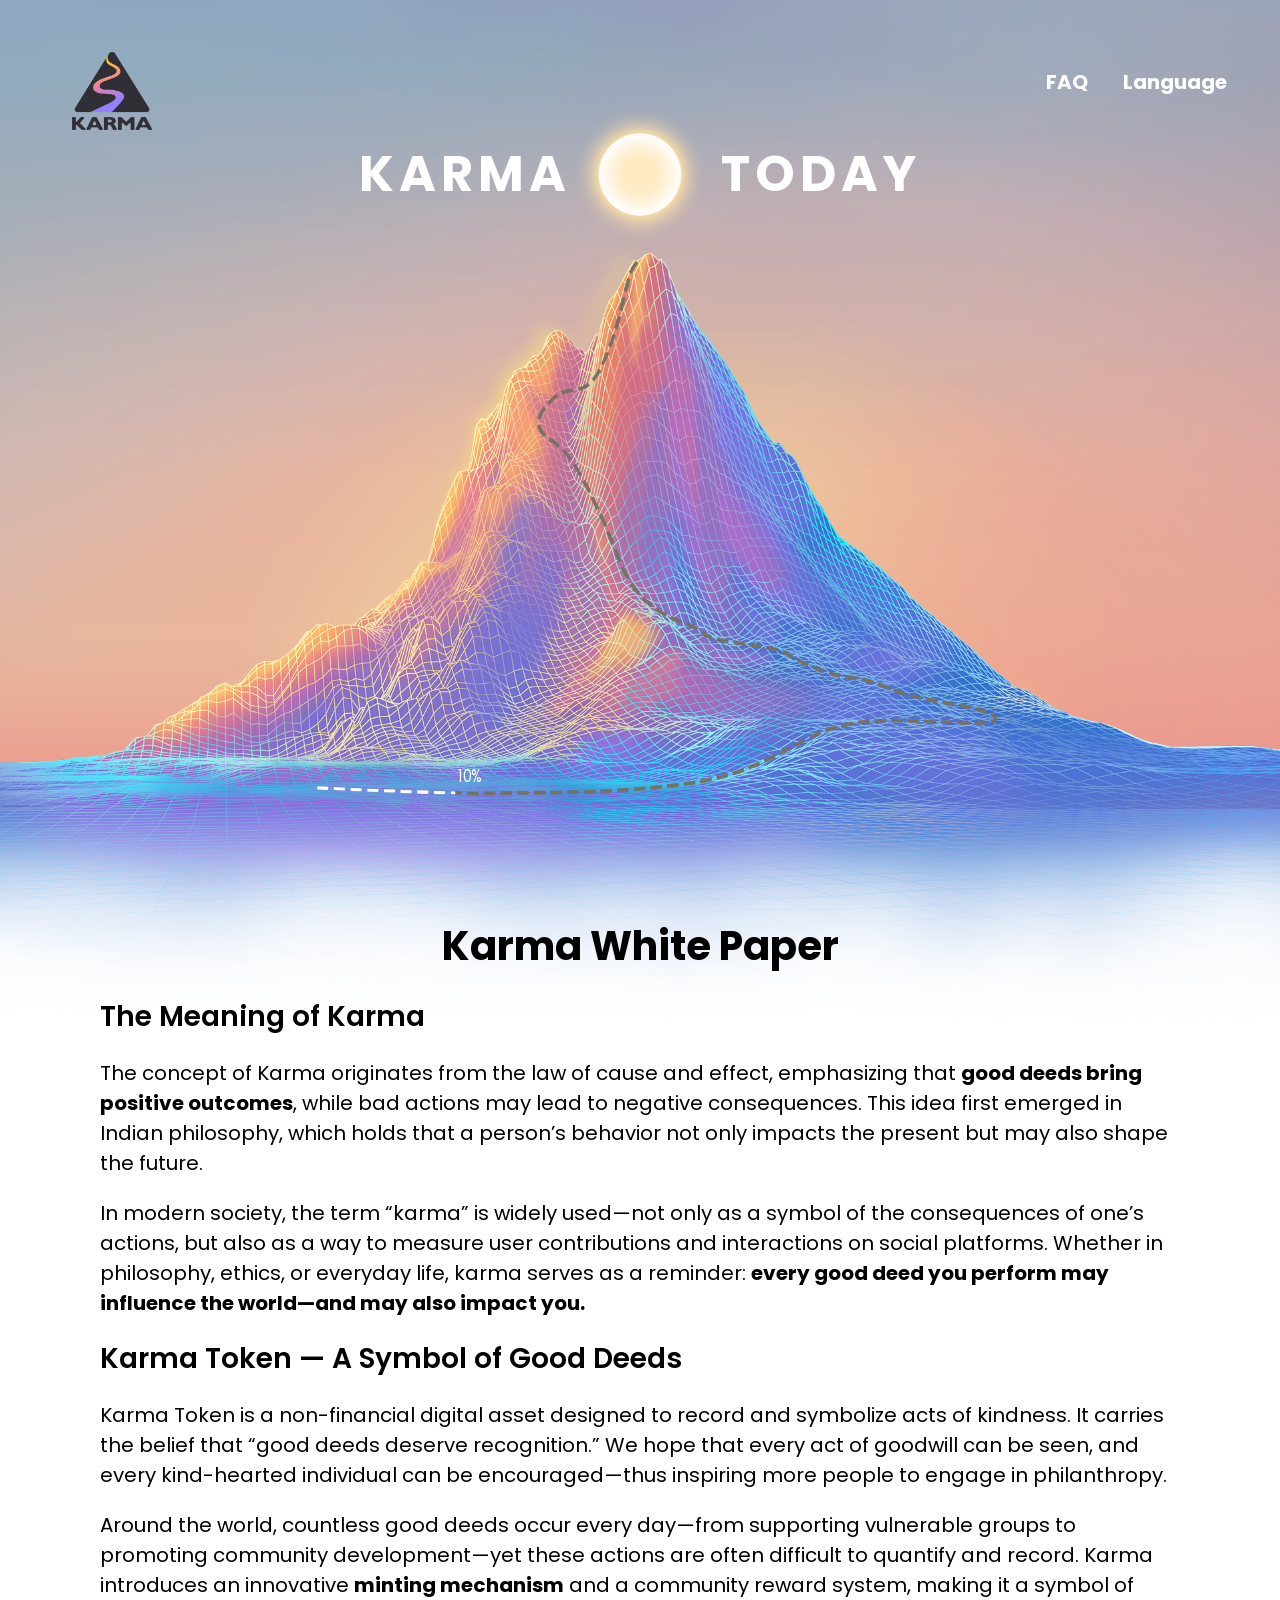
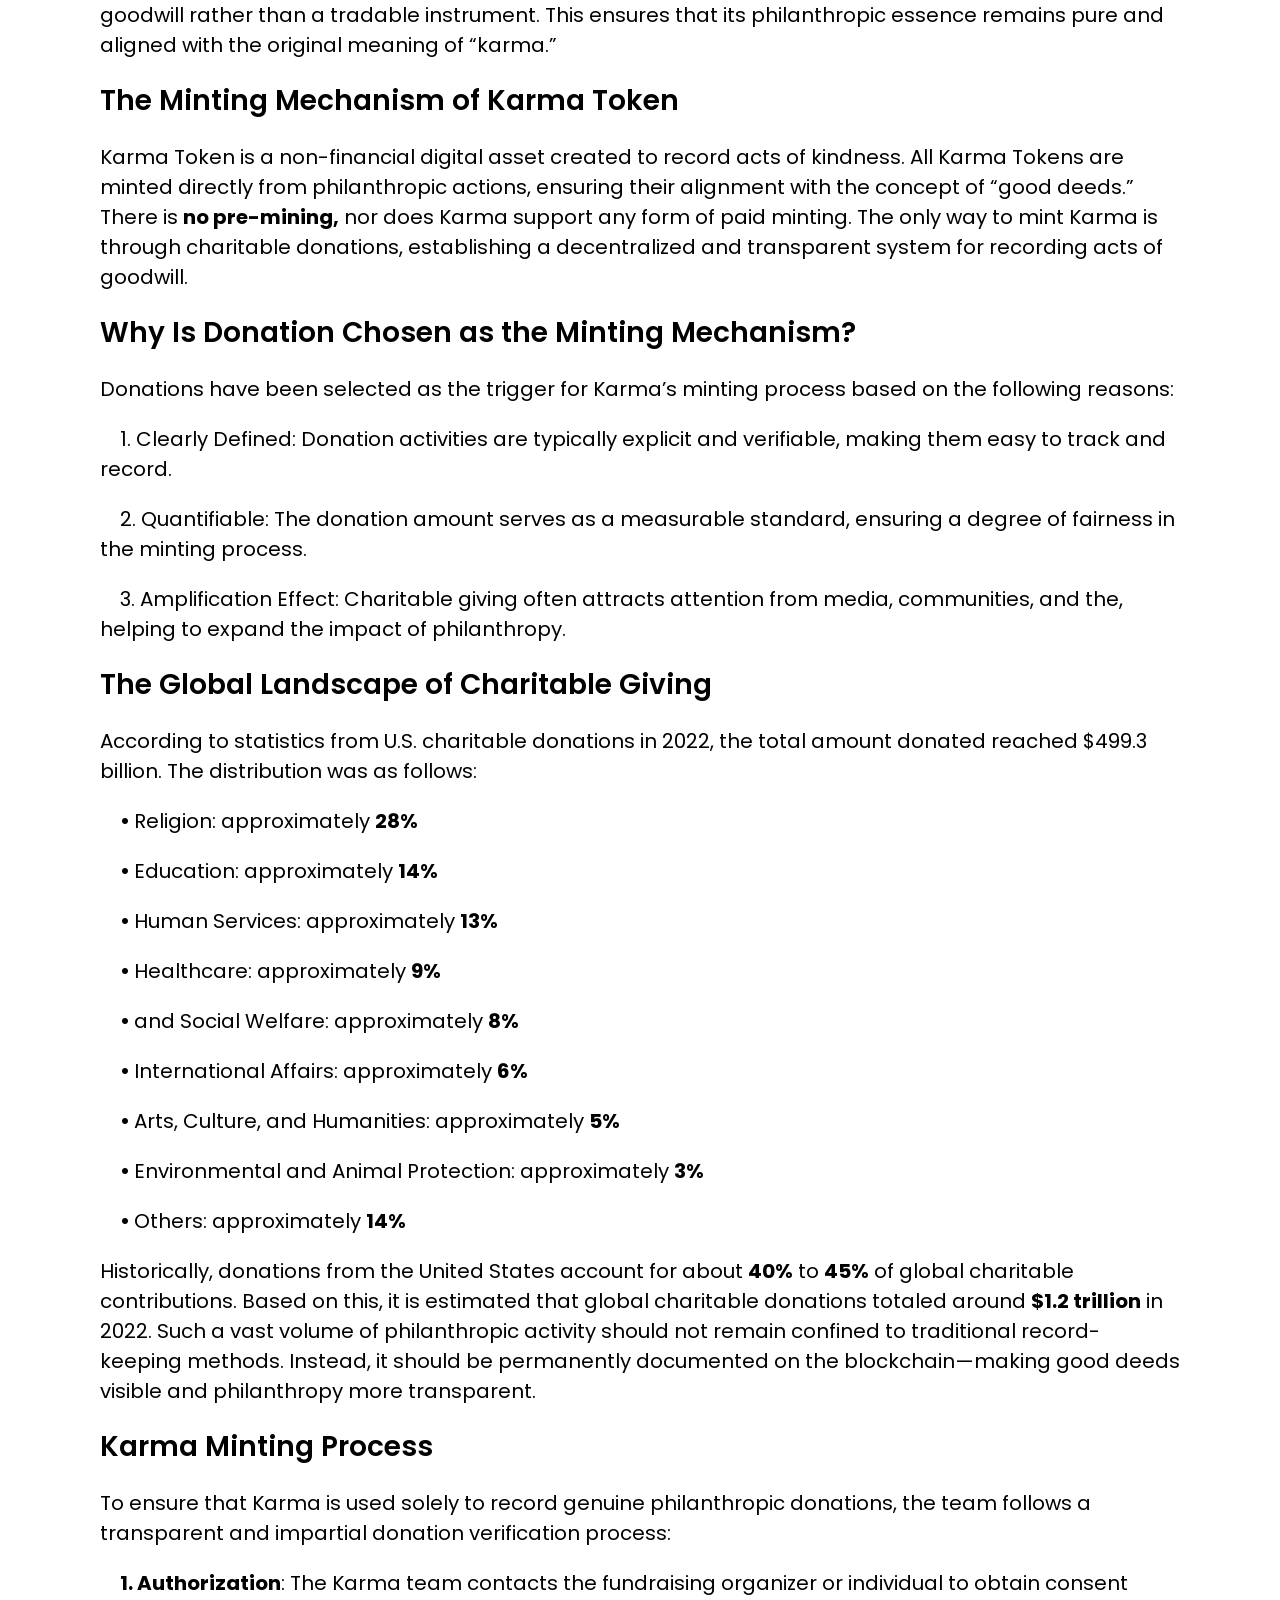
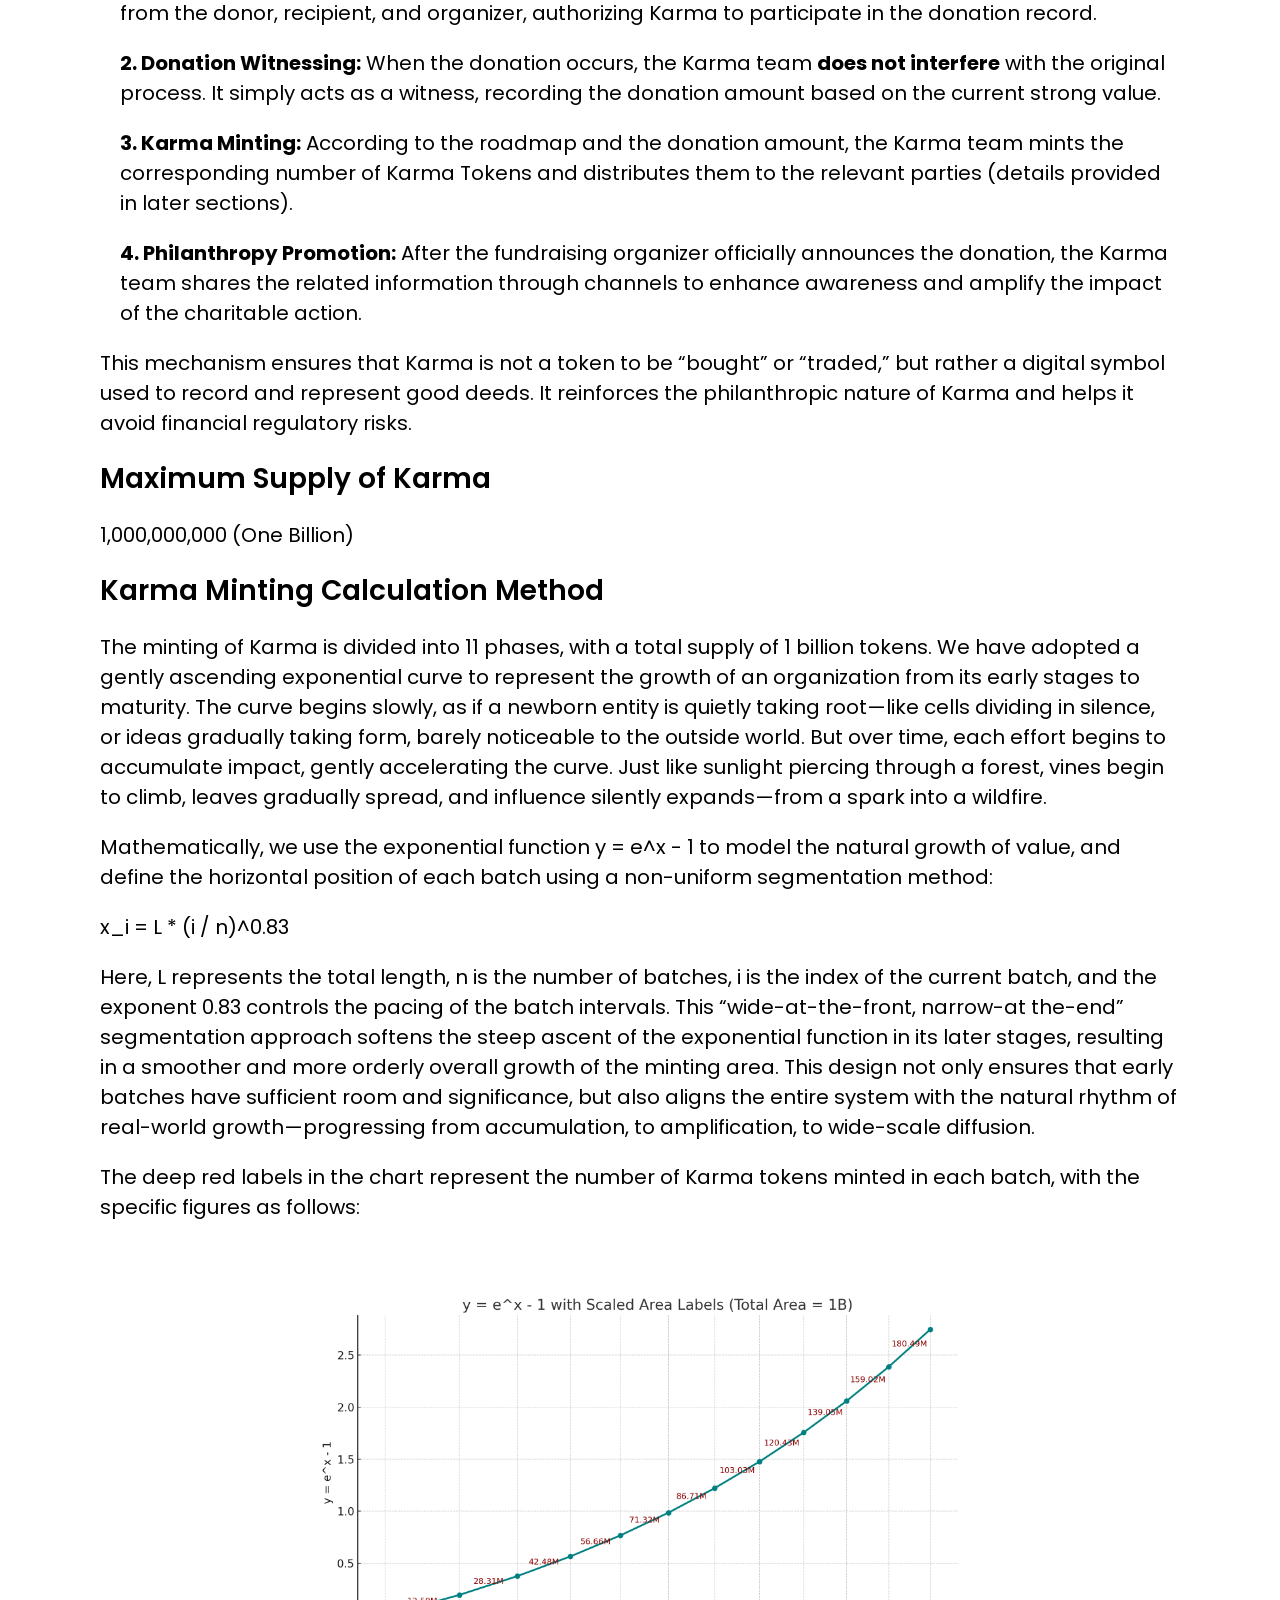
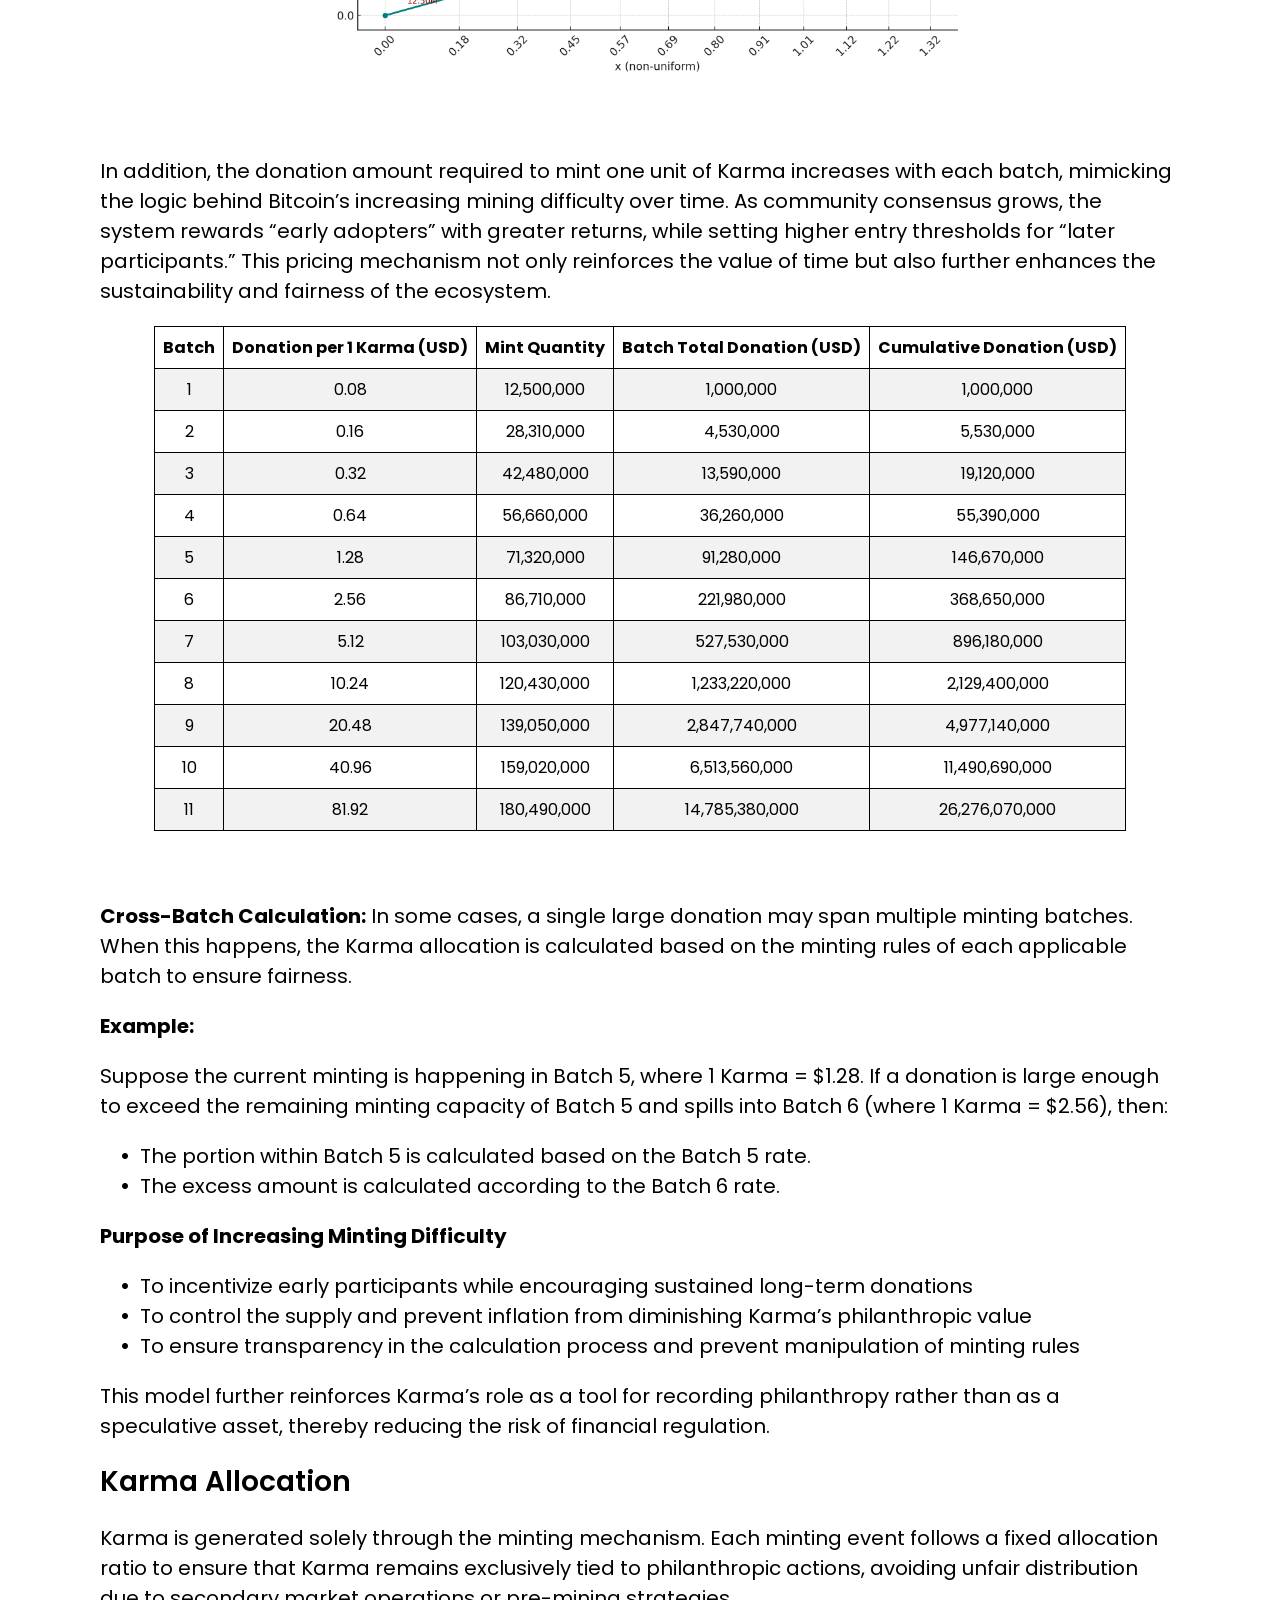
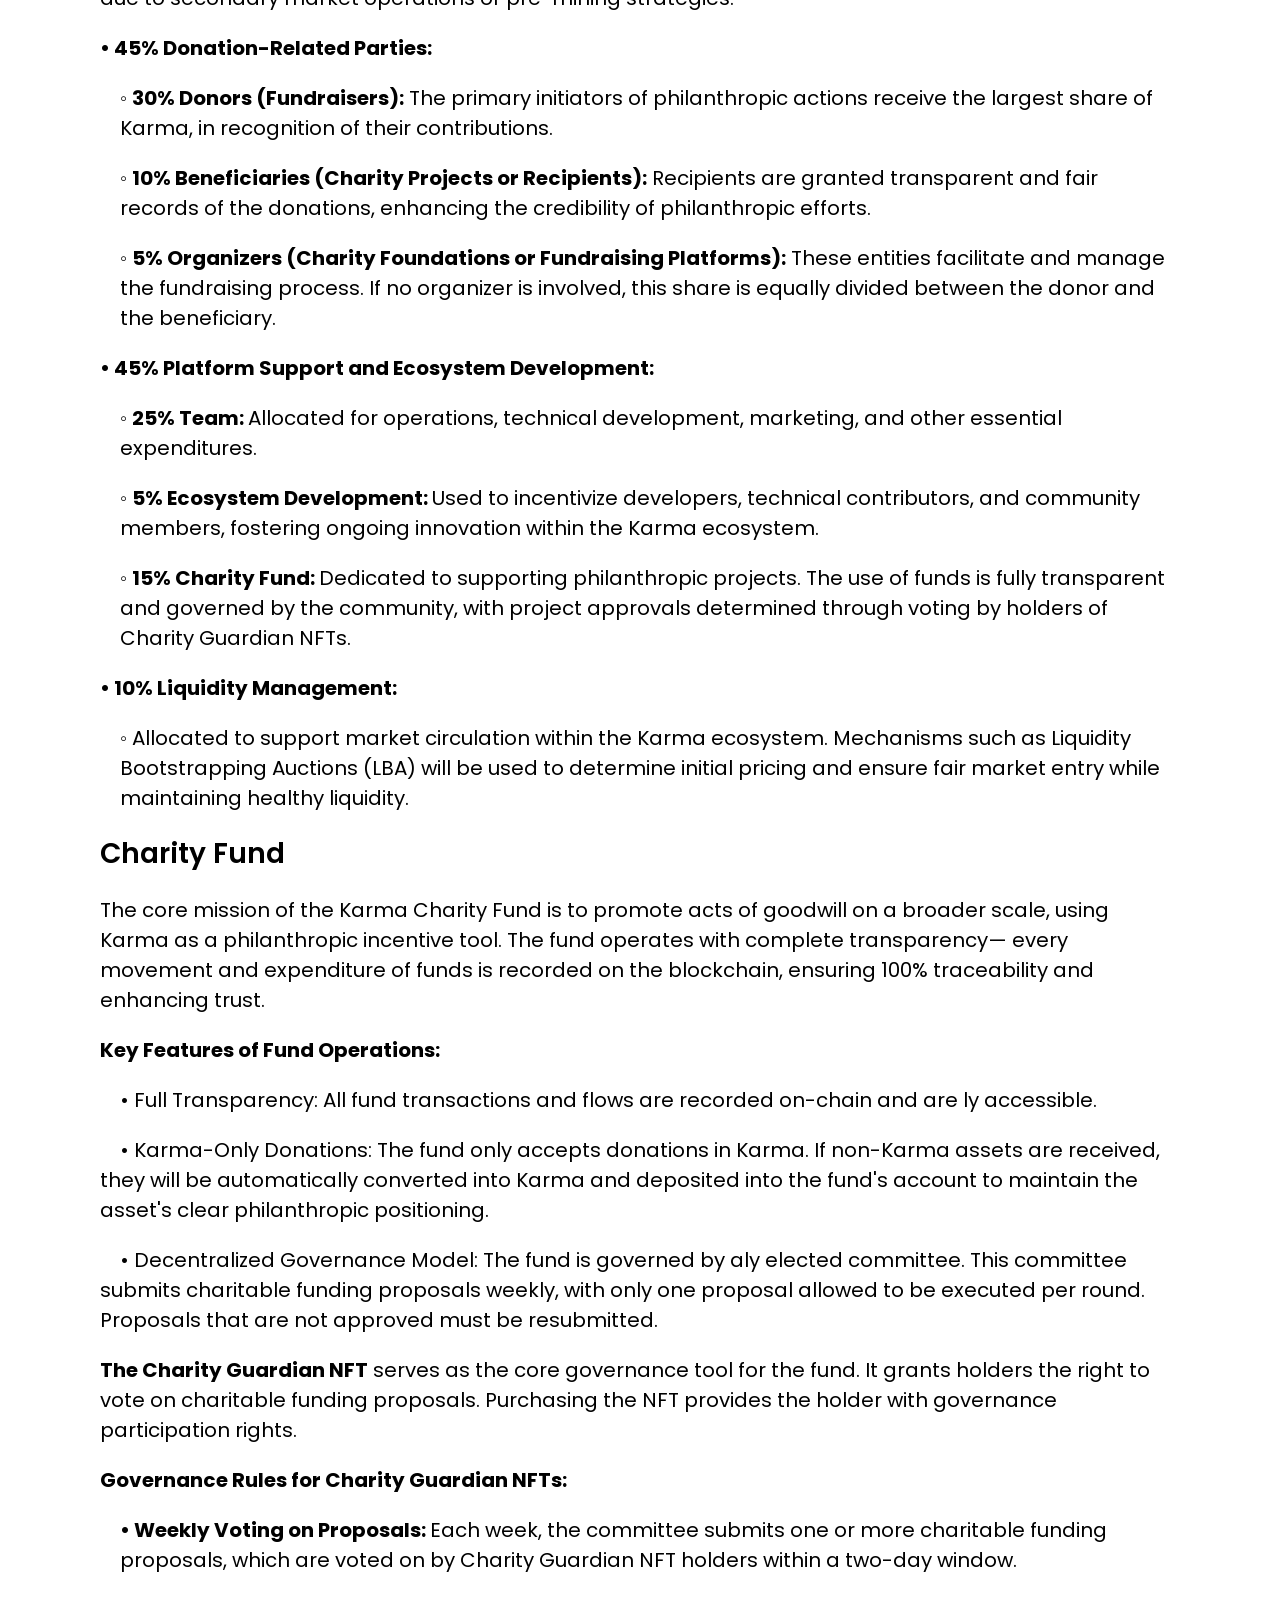
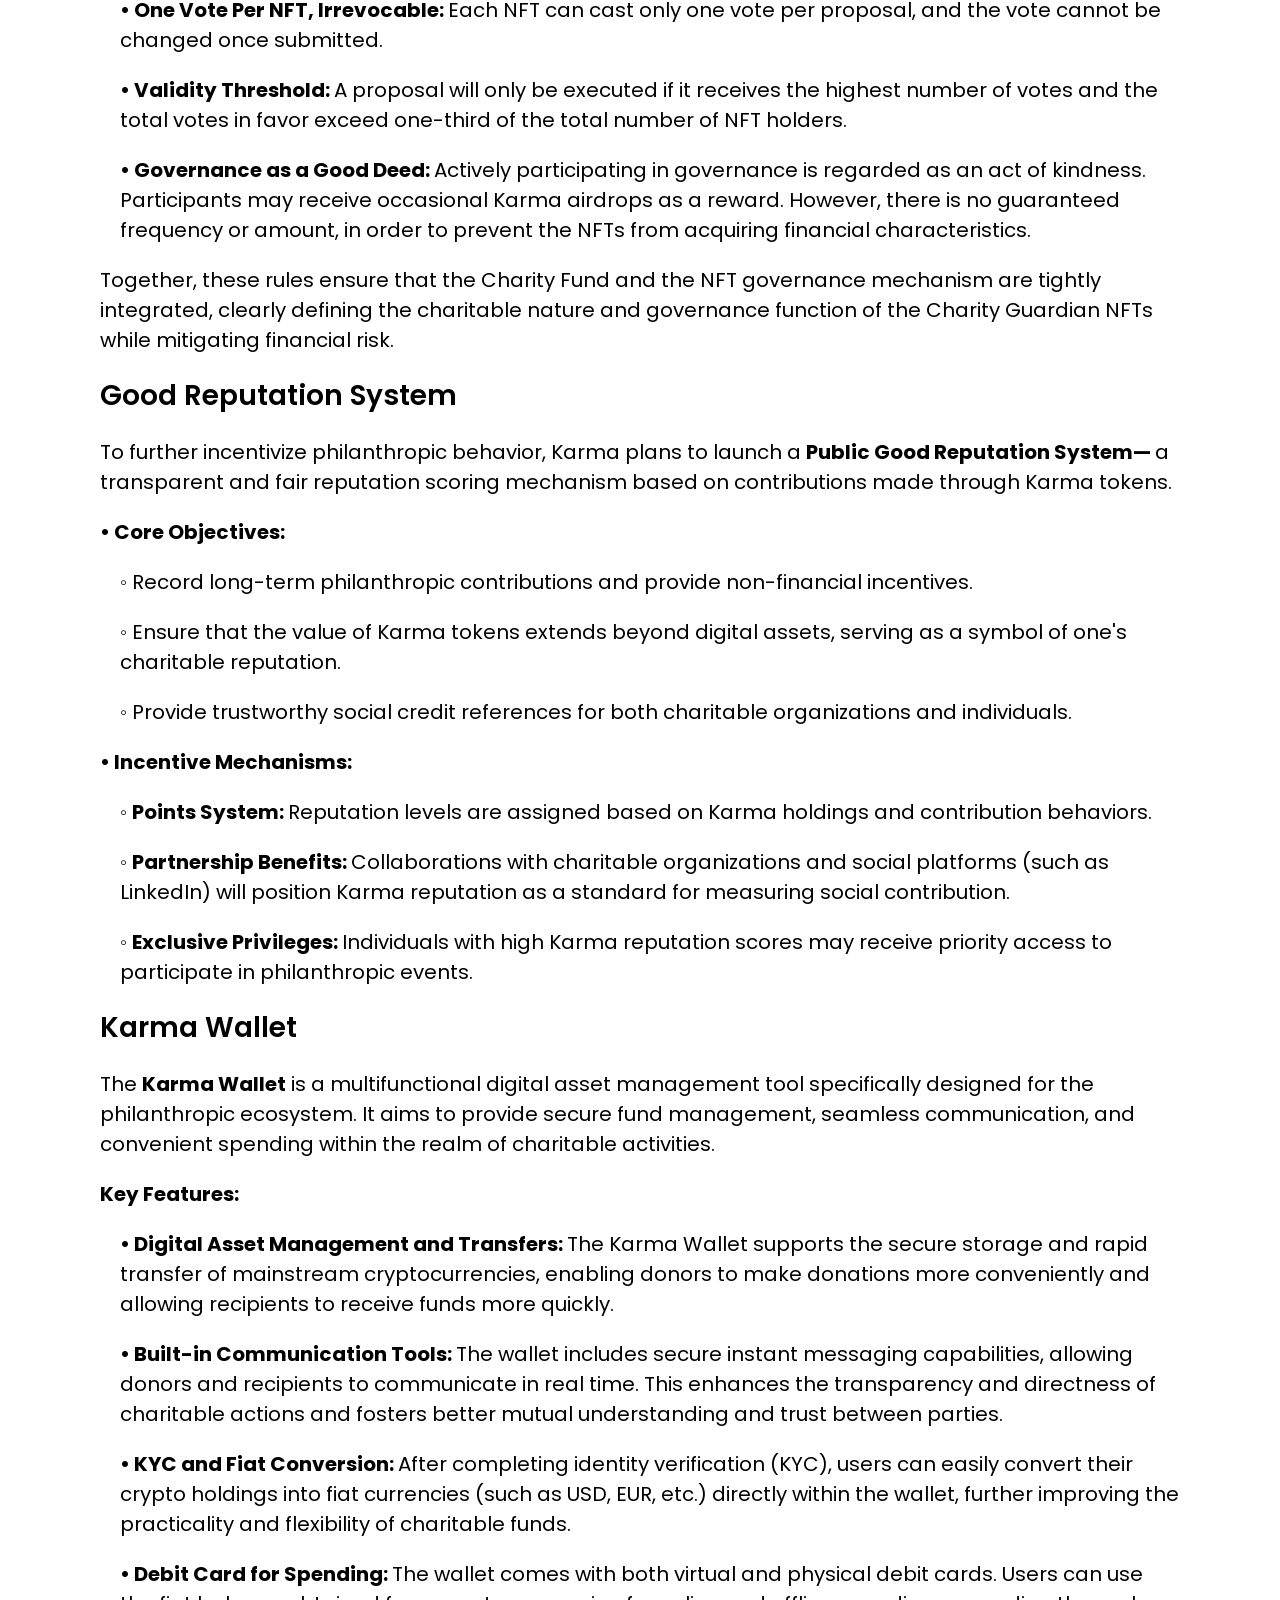
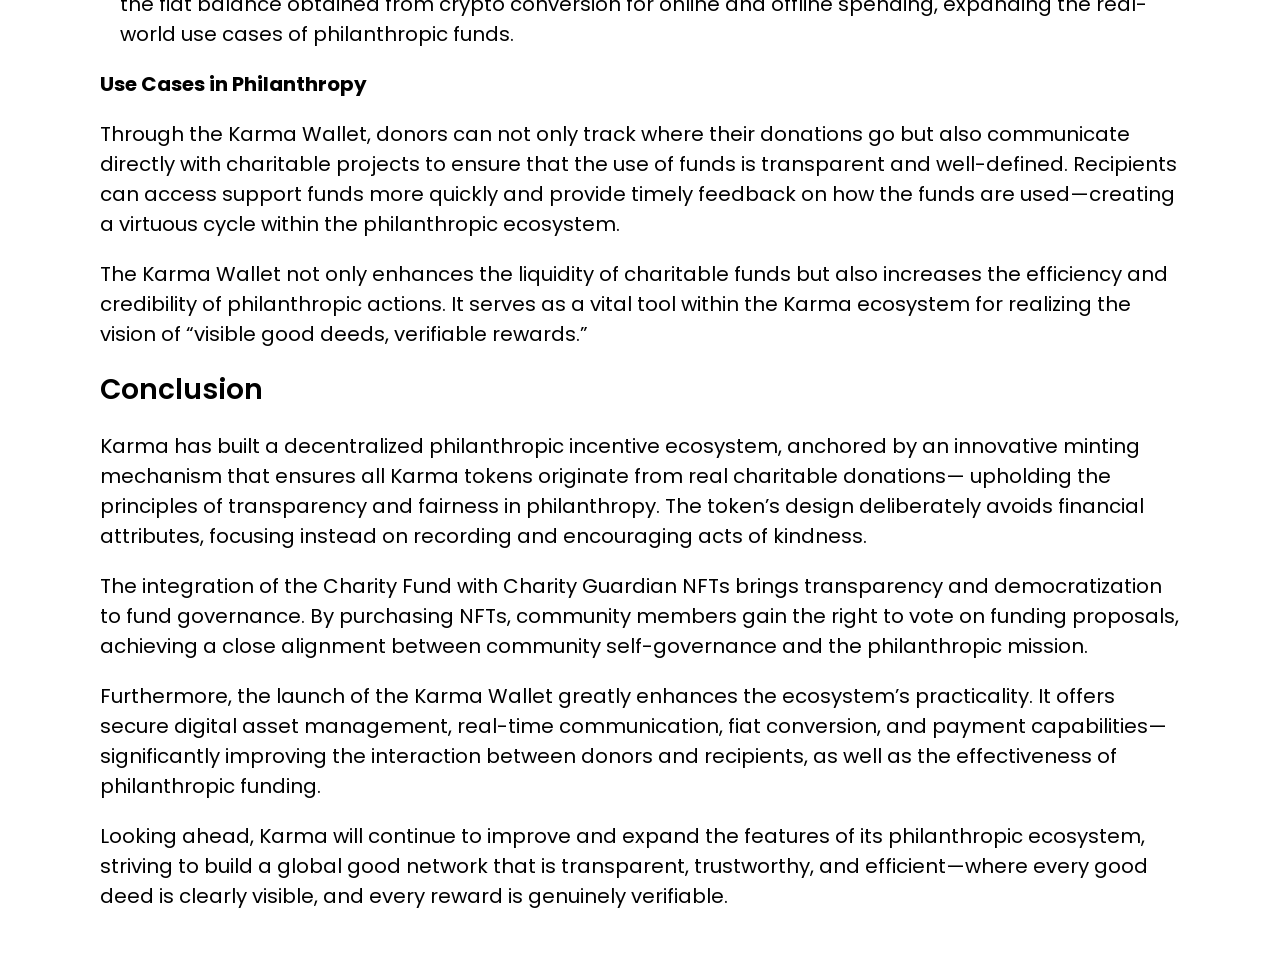
<file: index.html>
<!DOCTYPE html>
<html lang="en">
    <head>
        <meta charset="UTF-8" />
        <meta name="viewport" content="width=device-width, initial-scale=1.0" />
        <link rel="icon" type="image/svg+xml" href="./image/logo.png" />
        <title>Karma Today</title>
        <link rel="stylesheet" href="./css/style.css" />
        <meta name="description" content="Karma White Paper - The Meaning of Karma" />
        <meta name="keywords" content="karma, donation, karma today" />
        <meta name="author" content="karma" />
        <meta name="robots" content="index, follow" />
        <meta name="viewport" content="width=device-width, initial-scale=1.0" />
        <!-- Canonical URL -->
        <link rel="canonical" href="" />
        <!-- Favicon -->
        <link rel="icon" href="./image/logo.png" type="image/x-icon" />
        <!-- Open Graph (Facebook, Zalo, v.v.) -->
        <meta property="og:title" content="Karma Today" />
        <meta property="og:description" content="karma today donation" />
        <meta property="og:url" content="" />
        <meta property="og:type" content="website" />
        <!-- Twitter Card -->
        <meta name="twitter:card" content="summary_large_image" />
        <meta name="twitter:title" content="Karma Today" />
        <meta name="twitter:description" content="Karma today donation" />
    </head>
    <body>
        <section class="mountain-container">
            <div class="bg">
                <img src="./image/background.png" alt="" loading="lazy" />
            </div>
            <div id="header">
                    <a href="/" class="logo">
                        <img src="./image/logo.png" alt="karma-logo" loading="lazy">
                    </a>
                <div class="nav">
                    <div class="nav-faq">
                        <a href="/faq.html">
                            FAQ
                        </a>
                    </div>
                    <div class="nav-language">
                        <div id="lang-toggle">Language</div>
                        <div id="lang-submenu" class="hidden">
                            <div data-lang="en" class="lang active">ENG</div>
                            <div data-lang="cn" class="lang">汉语</div>
                        </div>
                    </div>
                </div>
            </div>
            <div id="container">
                <div class="title">
                    <span>KARMA</span>
                    <span>TODAY</span>
                </div>
                <div class="sun">
                    <img class="pc" src="./image/Sun.png" alt="sun" loading="lazy" />
                    <img class="mb" src="./image/mb/Sun.png" alt="sun" loading="lazy" />
                </div>
            </div>
            <div class="mountain">
                <img class="pc" src="./image/mountain.png" alt="mountain" loading="lazy" />
                <img class="mb" src="./image/mb/mountain.png" alt="mountain" loading="lazy" />
                <div class="road">
                    <div class="road1">
                        <svg
                            id="svg1"
                            class="pc"
                            preserveAspectRatio="none"
                            width="1119"
                            height="550"
                            viewBox="0 0 1119 693"
                            fill="none"
                            xmlns="http://www.w3.org/2000/svg"
                        >
                            
                            <g clip-path="url(#clip0_145_337)">
                                <path
                                    d="M535.114 9.75133L532.353 6.77161C527.594 10.7715 525.172 13.8021 521.311 20.8189L525.452 22.5216C528.155 16.4959 530.219 13.648 535.114 9.75133Z"
                                    fill="#747264" stroke="#747264" stroke-width="1.2"
                                />
                                <path
                                    d="M518.09 28.9067L522.231 30.1838L517.17 45.9338L512.568 44.6567L518.09 28.9067Z"
                                    fill="#747264" stroke="#747264" stroke-width="1.2"
                                />
                                <path
                                    d="M514.409 54.0216L510.268 53.1703L505.206 68.9203L509.808 70.1973L514.409 54.0216Z"
                                    fill="#747264" stroke="#747264" stroke-width="1.2"
                                />
                                <path
                                    d="M507.047 78.2851L502.906 77.0081L497.385 92.3324L501.526 94.0351L507.047 78.2851Z"
                                    fill="#747264" stroke="#747264" stroke-width="1.2"
                                />
                                <path
                                    d="M498.305 102.123L491.403 117.022L487.722 115.319L494.567 100.586L498.305 102.123Z"
                                    fill="#747264" stroke="#747264" stroke-width="1.2"
                                />
                                <path
                                    d="M487.722 125.11L487.645 125.263C484.732 131.045 483.075 134.334 479.44 139.582L476.219 137.88C479.733 131.995 484.041 123.407 484.041 123.407L487.722 125.11Z"
                                    fill="#747264" stroke="#747264" stroke-width="1.2"
                                />
                                <path
                                    d="M471.158 145.116L474.839 147.67C470.327 153.605 467.907 156.416 463.796 160.441L461.035 157.461C465.929 152.769 468.132 150.063 471.158 145.116Z"
                                    fill="#747264" stroke="#747264" stroke-width="1.2"
                                />
                                <path
                                    d="M438.95 168.954C439.044 170.53 439.238 171.37 439.87 172.785C446.838 171.168 450.442 169.761 456.434 166.4L453.674 162.995C448.623 166.335 445.538 167.841 438.95 168.954Z"
                                    fill="#747264" stroke="#747264" stroke-width="1.2"
                                />
                                <path
                                    d="M429.287 170.657L429.748 174.062C421.659 174.639 417.956 175.263 413.183 177.042L411.803 173.211C419.085 171.283 422.913 170.717 429.287 170.657Z"
                                    fill="#747264" stroke="#747264" stroke-width="1.2"
                                />
                                <path
                                    d="M405.361 180.447C404.393 179.203 403.915 178.448 403.061 177.042C397.405 180.89 394.304 183.299 388.797 187.684L391.558 190.664C396.672 186.155 399.592 183.728 405.361 180.447Z"
                                    fill="#747264" stroke="#747264" stroke-width="1.2"
                                />
                                <path
                                    d="M381.896 193.643L385.116 196.623C381.355 200.369 379.211 203.468 376.374 209.393C374.959 208.932 374.04 208.65 372.233 208.116C374.556 203.046 376.694 199.871 381.896 193.643Z"
                                    fill="#747264" stroke="#747264" stroke-width="1.2"
                                />
                                <path
                                    d="M371.773 217.907L375.914 217.055C379.041 223.239 381.128 225.734 385.577 228.549C384.468 229.914 383.864 230.658 382.816 231.954C376.403 226.429 373.983 223.353 371.773 217.907Z"
                                    fill="#747264" stroke="#747264" stroke-width="1.2"
                                />
                                <path
                                    d="M392.938 233.657L390.638 237.062C396.523 239.25 399.734 241.224 405.361 245.576L408.122 242.17C401.761 237.907 398.436 236.039 392.938 233.657Z"
                                    fill="#747264" stroke="#747264" stroke-width="1.2"
                                />
                                <path
                                    d="M415.484 248.13C414.428 249.358 413.817 250.003 412.723 251.109C417.593 255.289 420.207 257.908 424.686 263.028C425.915 261.823 426.521 261.168 427.447 260.049C422.965 255.26 420.341 252.65 415.484 248.13Z"
                                    fill="#747264" stroke="#747264" stroke-width="1.2"
                                />
                                <path
                                    d="M433.428 266.859C432.045 267.867 431.352 268.424 430.208 269.414C434.466 274.449 436.673 277.34 440.33 282.609C441.099 282.14 441.734 281.767 444.011 280.481C439.518 274.551 437.2 271.567 433.428 266.859Z"
                                    fill="#747264" stroke="#747264" stroke-width="1.2"
                                />
                                <path
                                    d="M449.072 287.718C452.956 293.044 454.992 296.106 458.275 301.765L454.594 303.468C451.367 298.114 449.314 295.172 445.391 289.846L449.072 287.718Z"
                                    fill="#747264" stroke="#747264" stroke-width="1.2"
                                />
                                <path
                                    d="M459.195 311.13L462.876 309.001C466.445 314.551 468.352 317.723 471.618 323.474L467.937 325.603C464.594 319.695 462.684 316.515 459.195 311.13Z"
                                    fill="#747264" stroke="#747264" stroke-width="1.2"
                                />
                                <path
                                    d="M472.078 332.839L476.219 331.136L484.501 346.035L480.82 347.738L472.078 332.839Z"
                                    fill="#747264" stroke="#747264" stroke-width="1.2"
                                />
                                <path
                                    d="M484.501 355.4C486.21 354.607 487.111 354.243 488.642 353.697C491.512 359.181 493.259 362.381 496.464 368.17L492.323 369.873C489.474 364.067 487.778 360.885 484.501 355.4Z"
                                    fill="#747264" stroke="#747264" stroke-width="1.2"
                                />
                                <path
                                    d="M496.464 377.535L500.145 375.833C502.925 382.29 504.616 385.552 507.967 390.731L503.826 392.434C500.657 387.118 498.905 383.873 496.464 377.535Z"
                                    fill="#747264" stroke="#747264" stroke-width="1.2"
                                />
                                <path
                                    d="M507.967 400.522L511.648 398.393C514.771 404.039 516.815 407.105 520.85 412.441L517.629 414.569C513.509 409.11 511.375 406.035 507.967 400.522Z"
                                    fill="#747264" stroke="#747264" stroke-width="1.2"
                                />
                                <path
                                    d="M526.372 419.251L523.151 421.805C526.983 426.791 529.689 429.478 535.114 434.15L537.875 431.17C532.968 426.938 530.461 424.317 526.372 419.251Z"
                                    fill="#747264" stroke="#747264" stroke-width="1.2"
                                />
                                <path
                                    d="M544.776 437.13C543.533 438.195 542.934 438.851 542.016 440.109C546.356 443.611 549.543 445.825 555.819 449.9L558.12 446.92C553.122 443.894 550.255 441.801 544.776 437.13Z"
                                    fill="#747264" stroke="#747264" stroke-width="1.2"
                                />
                                <path
                                    d="M581.586 459.265L579.745 462.67C571.92 459.254 568.432 457.491 563.641 454.582C564.628 453.504 565.124 452.844 565.942 451.603C571.807 454.808 575.224 456.495 581.586 459.265Z"
                                    fill="#747264" stroke="#747264" stroke-width="1.2"
                                />
                                <path
                                    d="M589.868 462.245C589.236 463.698 588.832 464.441 588.027 465.65C594.304 468.093 598.078 469.383 605.051 471.609L606.432 468.204C599.681 465.955 596.023 464.658 589.868 462.245Z"
                                    fill="#747264" stroke="#747264" stroke-width="1.2"
                                />
                                <path
                                    d="M615.174 470.758C614.751 472.478 614.558 473.163 614.254 474.164C620.668 476.109 624.181 477.452 630.358 480.123C631.329 478.306 631.787 477.453 632.198 476.718C625.932 473.889 621.844 472.371 615.174 470.758Z"
                                    fill="#747264" stroke="#747264" stroke-width="1.2"
                                />
                                <path
                                    d="M640.02 481.4C639.274 482.606 638.804 483.267 637.719 484.38C642.322 487.837 646.34 489.417 654.284 492.042C654.751 490.576 654.961 489.74 655.204 488.211C648.489 486.466 645.117 485.031 640.02 481.4Z"
                                    fill="#747264" stroke="#747264" stroke-width="1.2"
                                />
                                <path
                                    d="M663.946 489.913C663.702 491.467 663.491 492.301 663.026 493.745C669.73 494.903 673.69 495.447 680.97 496.299C681.168 494.917 681.271 494.1 681.43 492.468C674.516 491.92 670.683 491.381 663.946 489.913Z"
                                    fill="#747264" stroke="#747264" stroke-width="1.2"
                                />
                                <path
                                    d="M690.633 493.745C697.57 494.845 701.544 495.435 708.577 496.299C708.446 497.376 708.169 498.195 707.694 499.595L707.657 499.704C699.907 498.771 696.148 498.207 690.173 497.15C690.355 496.103 690.455 495.389 690.633 493.745Z"
                                    fill="#747264" stroke="#747264" stroke-width="1.2"
                                />
                                <path
                                    d="M717.319 497.15L716.859 500.981L734.344 503.109L734.804 499.704L717.319 497.15Z"
                                    fill="#747264" stroke="#747264" stroke-width="1.2"
                                />
                                <path
                                    d="M744.466 500.981C744.154 502.361 743.951 503.103 743.546 504.386C750.464 505.625 754.409 506.141 761.491 506.941C761.51 506.442 761.638 505.679 761.951 503.535C755.366 502.754 751.561 502.217 744.466 500.981Z"
                                    fill="#747264" stroke="#747264" stroke-width="1.2"
                                />
                                <path
                                    d="M787.257 513.326C786.217 514.9 785.794 515.697 784.956 516.731L769.312 509.069L769.624 508.626C770.537 507.323 771.076 506.556 771.613 505.664C777.807 508.831 781.244 510.533 787.257 513.326Z"
                                    fill="#747264" stroke="#747264" stroke-width="1.2"
                                />
                                <path
                                    d="M811.643 523.116C805.612 520.861 802.105 519.48 795.539 516.731L793.698 520.137C799.481 522.727 803.037 524.223 809.803 526.947L811.643 523.116Z"
                                    fill="#747264" stroke="#747264" stroke-width="1.2"
                                />
                                <path
                                    d="M820.385 526.096C826.659 528.344 830.314 529.478 836.949 531.204C836.59 532.704 836.284 533.544 835.569 535.035C828.757 533.186 825.084 532.018 819.005 529.501L820.385 526.096Z"
                                    fill="#747264" stroke="#747264" stroke-width="1.2"
                                />
                                <path
                                    d="M846.152 533.332C851.715 534.969 855.232 535.754 863.176 537.163L862.256 540.995C854.975 539.733 851.11 538.945 845.231 537.163L845.266 537.032L845.267 537.028C845.716 535.321 845.979 534.324 846.152 533.332Z"
                                    fill="#747264" stroke="#747264" stroke-width="1.2"
                                />
                                <path
                                    d="M872.378 538.441L871.918 542.272C878.165 542.657 882.333 543.306 889.403 543.974L889.863 540.143C883.881 539.392 879.814 539.043 872.378 538.441Z"
                                    fill="#747264" stroke="#747264" stroke-width="1.2"
                                />
                                <path
                                    d="M899.065 541.846C906.049 542.825 909.867 543.59 916.549 545.251C916.237 546.406 916.037 547.169 915.629 548.657C908.941 546.855 905.114 546.109 898.145 545.251C898.618 543.674 898.868 542.822 899.065 541.846Z"
                                    fill="#747264" stroke="#747264" stroke-width="1.2"
                                />
                                <path
                                    d="M925.752 547.38L924.371 550.785C930.721 553.079 934.365 554.277 940.935 556.319L942.316 552.913C936.049 550.884 932.46 549.7 925.752 547.38Z"
                                    fill="#747264" stroke="#747264" stroke-width="1.2"
                                />
                                <path
                                    d="M968.082 560.15L966.702 563.981L965.791 563.745C959.34 562.07 955.448 561.06 949.678 558.873L951.058 555.468C957.472 557.661 961.254 558.6 968.082 560.15Z"
                                    fill="#747264" stroke="#747264" stroke-width="1.2"
                                />
                                <path
                                    d="M976.825 562.278L975.904 565.684C982.631 567.358 986.478 568.026 993.389 569.089L994.309 565.684C987.49 564.654 983.662 563.958 976.825 562.278Z"
                                    fill="#747264" stroke="#747264" stroke-width="1.2"
                                />
                                <path
                                    d="M1003.51 566.961L1002.59 570.792C1009 571.952 1012.88 572.421 1020.08 573.346L1021 569.515C1014.28 568.503 1010.39 568.094 1003.51 566.961Z"
                                    fill="#747264" stroke="#747264" stroke-width="1.2"
                                />
                                <path
                                    d="M1030.2 570.792L1029.28 574.623C1036.01 575.923 1039.85 576.447 1046.76 577.177L1047.68 573.346C1040.54 572.344 1036.71 571.852 1030.2 570.792Z"
                                    fill="#747264" stroke="#747264" stroke-width="1.2"
                                />
                                <path
                                    d="M1056.88 575.049C1064.15 576.072 1067.95 576.735 1074.37 578.028L1072.99 581.859C1066.2 580.357 1062.47 579.666 1055.96 578.454L1056.88 575.049Z"
                                    fill="#747264" stroke="#747264" stroke-width="1.2"
                                />
                                <path
                                    d="M1083.57 579.731C1090.53 581.098 1094.39 581.957 1101.06 583.988L1099.68 587.393C1093.28 585.628 1089.57 584.69 1082.65 583.136L1083.57 579.731Z"
                                    fill="#747264" stroke="#747264" stroke-width="1.2"
                                />
                                <path
                                    d="M1109.8 586.542C1120.28 593.291 1120.94 596.307 1108.88 599.738L1107.96 595.907C1114.69 594.896 1115.34 593.796 1107.96 590.373L1109.8 586.542Z"
                                    fill="#747264" stroke="#747264" stroke-width="1.2"
                                />
                                <path
                                    d="M1099.21 596.758V600.589C1092.46 600.894 1088.64 600.99 1081.73 601.015V597.184C1088.61 597.165 1092.44 597.06 1099.21 596.758Z"
                                    fill="#747264" stroke="#747264" stroke-width="1.2"
                                />
                                <path
                                    d="M1072.07 597.184V601.015C1065.11 600.946 1061.26 600.879 1054.58 600.589V596.758C1061.58 597.005 1065.37 597.054 1072.07 597.184Z"
                                    fill="#747264" stroke="#747264" stroke-width="1.2"
                                />
                                <path
                                    d="M1044.92 596.758V600.164C1038.04 600.198 1034.21 600.112 1027.44 599.738V596.332C1034.27 596.586 1038.09 596.671 1044.92 596.758Z"
                                    fill="#747264" stroke="#747264" stroke-width="1.2"
                                />
                                <path
                                    d="M1018.23 595.907V599.312C1011.18 599.236 1007.29 599.167 1000.29 598.886V595.481C1006.78 595.668 1010.58 595.766 1018.23 595.907Z"
                                    fill="#747264" stroke="#747264" stroke-width="1.2"
                                />
                                <path
                                    d="M991.088 595.055V598.887L973.604 598.461V594.63L991.088 595.055Z"
                                    fill="#747264" stroke="#747264" stroke-width="1.2"
                                />
                                <path
                                    d="M963.941 594.63V598.035H946.917V594.63H963.941Z"
                                    fill="#747264" stroke="#747264" stroke-width="1.2"
                                />
                                <path
                                    d="M919.77 595.055V598.461L937.255 598.035V594.63L919.77 595.055Z"
                                    fill="#747264" stroke="#747264" stroke-width="1.2"
                                />
                                <path
                                    d="M910.108 595.481V599.312L892.623 600.164L892.163 596.758L910.108 595.481Z"
                                    fill="#747264" stroke="#747264" stroke-width="1.2"
                                />
                                <path
                                    d="M865.477 601.015L866.397 604.846L883.421 601.441L882.961 598.035L865.477 601.015Z"
                                    fill="#747264" stroke="#747264" stroke-width="1.2"
                                />
                                <path
                                    d="M856.274 602.718L857.194 606.549L840.63 610.805L839.25 606.974L856.274 602.718Z"
                                    fill="#747264" stroke="#747264" stroke-width="1.2"
                                />
                                <path
                                    d="M830.048 609.954L831.428 613.359L815.784 619.319L813.944 615.914L830.048 609.954Z"
                                    fill="#747264" stroke="#747264" stroke-width="1.2"
                                />
                                <path
                                    d="M805.201 619.745L807.042 623.15C800.883 625.977 797.328 627.431 790.938 629.961L789.097 626.555L805.201 619.745Z"
                                    fill="#747264" stroke="#747264" stroke-width="1.2"
                                />
                                <path
                                    d="M764.711 636.346L766.552 639.751C773.094 637.583 776.702 636.291 782.656 633.366L780.815 629.961C775.408 632.327 771.699 633.751 764.711 636.346Z"
                                    fill="#747264" stroke="#747264" stroke-width="1.2"
                                />
                                <path
                                    d="M755.969 639.751L757.81 643.582C751.436 646.064 747.794 647.344 741.246 649.542L739.865 645.711C746.193 643.5 749.727 642.219 755.969 639.751Z"
                                    fill="#747264" stroke="#747264" stroke-width="1.2"
                                />
                                <path
                                    d="M731.123 649.116L732.503 652.522C726.251 654.927 722.592 656.219 715.939 658.481L714.559 654.65C721.466 652.491 725.119 651.279 731.123 649.116Z"
                                    fill="#747264" stroke="#747264" stroke-width="1.2"
                                />
                                <path
                                    d="M705.816 657.63L707.197 661.461C700.684 663.516 696.955 664.537 690.173 666.143L688.792 662.312C696.129 660.672 699.805 659.644 705.816 657.63Z"
                                    fill="#747264" stroke="#747264" stroke-width="1.2"
                                />
                                <path
                                    d="M680.05 664.441L680.97 668.272C674.243 669.76 670.425 670.523 663.486 671.677L663.026 667.846C669.708 666.71 673.43 665.958 680.05 664.441Z"
                                    fill="#747264" stroke="#747264" stroke-width="1.2"
                                />
                                <path
                                    d="M636.339 672.528L636.799 676.36C643.63 675.396 647.458 674.75 654.284 673.38L653.823 669.549C647.11 670.838 643.29 671.497 636.339 672.528Z"
                                    fill="#747264" stroke="#747264" stroke-width="1.2"
                                />
                                <path
                                    d="M627.137 673.805L627.597 677.637C620.809 678.592 616.978 679.05 610.113 679.765L609.653 675.934C616.516 675.208 620.347 674.747 627.137 673.805Z"
                                    fill="#747264" stroke="#747264" stroke-width="1.2"
                                />
                                <path
                                    d="M600.45 676.785L600.91 680.616C593.878 681.428 589.951 681.808 582.966 682.319L582.506 678.488C589.14 677.963 593.042 677.6 600.45 676.785Z"
                                    fill="#747264" stroke="#747264" stroke-width="1.2"
                                />
                                <path
                                    d="M573.764 679.339V683.17C566.761 683.964 562.83 684.251 555.819 684.447V680.616C562.738 680.283 566.772 680.128 573.764 679.339Z"
                                    fill="#747264" stroke="#747264" stroke-width="1.2"
                                />
                                <path
                                    d="M546.617 681.468V685.299C539.789 685.772 535.96 685.964 529.132 686.15V682.319C535.988 682.19 539.821 682.038 546.617 681.468Z"
                                    fill="#747264" stroke="#747264" stroke-width="1.2"
                                />
                                <path
                                    d="M519.47 683.17V687.001C512.644 687.505 508.816 687.702 501.986 687.853V684.022C508.812 683.815 512.639 683.621 519.47 683.17Z"
                                    fill="#747264" stroke="#747264" stroke-width="1.2"
                                />
                                <path
                                    d="M492.323 684.447V688.278C485.587 688.733 481.757 688.819 474.839 688.704V684.873C481.662 684.825 485.491 684.725 492.323 684.447Z"
                                    fill="#747264" stroke="#747264" stroke-width="1.2"
                                />
                                <path
                                    d="M465.636 685.299V689.13C458.811 689.606 454.983 689.714 448.152 689.555V685.724C455.196 685.733 459.011 685.627 465.636 685.299Z"
                                    fill="#747264" stroke="#747264" stroke-width="1.2"
                                />
                                <path
                                    d="M438.49 686.15V689.981C431.494 690.097 427.653 690.105 421.005 689.981V686.15C427.973 686.284 431.799 686.28 438.49 686.15Z"
                                    fill="#747264" stroke="#747264" stroke-width="1.2"
                                />
                                <path
                                    d="M411.343 686.576V690.407C404.385 690.548 400.55 690.555 393.859 690.407V686.576C400.426 686.777 404.242 686.785 411.343 686.576Z"
                                    fill="#747264" stroke="#747264" stroke-width="1.2"
                                />
                                <path
                                    d="M384.656 686.576V690.832C377.465 690.959 373.523 690.969 366.712 690.832V686.576C373.799 686.748 377.732 686.754 384.656 686.576Z"
                                    fill="#747264" stroke="#747264" stroke-width="1.2"
                                />
                                <path
                                    d="M357.509 687.001V690.832C350.502 690.948 346.572 690.955 339.565 690.832V687.001C346.572 687.144 350.502 687.15 357.509 687.001Z"
                                    fill="#747264" stroke="#747264" stroke-width="1.2"
                                />
                                <path
                                    d="M330.363 687.427V691.258C323.633 691.398 319.817 691.416 312.878 691.258V687.427C320.081 687.522 323.922 687.524 330.363 687.427Z"
                                    fill="#747264" stroke="#747264" stroke-width="1.2"
                                />
                                <path
                                    d="M303.216 687.853V691.684C296.388 691.775 292.56 691.792 285.731 691.684V687.853C292.56 687.974 296.388 687.951 303.216 687.853Z"
                                    fill="#747264" stroke="#747264" stroke-width="1.2"
                                />
                                <path
                                    d="M276.529 687.853V691.684C269.555 691.775 265.628 691.779 258.585 691.684V687.853C265.594 688.027 269.521 688.019 276.529 687.853Z"
                                    fill="#747264" stroke="#747264" stroke-width="1.2"
                                />
                                <path
                                    d="M249.382 687.427V691.258L231.438 690.832V687.001L249.382 687.427Z"
                                    fill="#747264" stroke="#747264" stroke-width="1.2"
                                />
                                <path
                                    d="M222.236 687.001V690.832L204.291 690.407V686.576L222.236 687.001Z"
                                    fill="#747264" stroke="#747264" stroke-width="1.2"
                                />
                                <path
                                    d="M195.089 686.15V690.407L177.144 689.981V685.724L195.089 686.15Z"
                                    fill="#747264" stroke="#747264" stroke-width="1.2"
                                />
                                <path
                                    d="M167.942 685.724V689.555L149.998 689.13V685.299L167.942 685.724Z"
                                    fill="#747264" stroke="#747264" stroke-width="1.2"
                                />
                                <path
                                    d="M141.255 684.873V688.704L123.311 688.278V684.447L141.255 684.873Z"
                                    fill="#747264" stroke="#747264" stroke-width="1.2"
                                />
                                <path
                                    d="M114.109 684.022V687.853L96.1641 687.427V683.596L114.109 684.022Z"
                                    fill="#747264" stroke="#747264" stroke-width="1.2"
                                />
                                <path
                                    d="M69.0173 682.745V686.576L86.9618 687.001V683.17L69.0173 682.745Z"
                                    fill="#747264" stroke="#747264" stroke-width="1.2"
                                />
                                <path
                                    d="M59.815 682.319V686.15L41.8705 685.299V681.468L59.815 682.319Z"
                                    fill="#747264" stroke="#747264" stroke-width="1.2"
                                />
                                <path
                                    d="M32.6682 685.299V681.042L15.1838 680.616V684.873L32.6682 685.299Z"
                                    fill="#747264" stroke="#747264" stroke-width="1.2"
                                />
                            </g>
                            <defs>
                                <clipPath id="clip0_145_337">
                                    <rect
                                        width="1119"
                                        height="693"
                                        fill="white"
                                    />
                                </clipPath>
                            </defs>
                        </svg>
                        <svg 
                        id="svg2"
                        class="mb hidden"
                        preserveAspectRatio="none"
                        width="696" height="688" viewBox="0 0 696 688" fill="none" xmlns="http://www.w3.org/2000/svg">
                            <path d="M323 20.5691C325.787 12.4604 327.111 9.72234 332 6.92803L329 2.56905C322.611 6.06923 320.529 9.58274 317.5 18.5691L323 20.5691Z" fill="#747264" stroke="#747264" stroke-width="2"/>
                            <path d="M314.5 32.5L320 33.9216L316.5 55L310.5 53L314.5 32.5Z" fill="#747264" stroke="#747264"/>
                            <path d="M308.5 90.5L313 68.5L307 66.5L303 88.5L308.5 90.5Z" fill="#747264" stroke="#747264"/>
                            <path d="M300.262 124L305.762 103L300.262 101.5L295 122.5L300.262 124Z" fill="#747264" stroke="#747264"/>
                            <path d="M287.743 153L296.243 135.5L291 133L282.243 149.5L287.743 153Z" fill="#747264" stroke="#747264"/>
                            <path d="M280.438 162.402C279.071 160.254 277.367 160.148 276 158C270.691 162.802 269.42 164.531 263.5 166L266.5 171.5C273.061 170.604 274.716 167.827 280.438 162.402Z" fill="#747264" stroke="#747264"/>
                            <path d="M254.586 174.5L252 169.5C245.228 171.038 242.993 172.679 237.93 179.5L242.5 183C246.567 176.653 248.17 176.236 254.586 174.5Z" fill="#747264" stroke="#747264"/>
                            <path d="M233 195L227.5 191.5C220.74 198.758 222.144 199.303 222 209.5L228.5 210C229.085 201.832 227.896 200.439 233 195Z" fill="#747264" stroke="#747264"/>
                            <path d="M240 240L244.5 236C238.755 232.425 235.79 229 231.79 222L226.5 224.5C230.885 231.347 233.681 235.508 240 240Z" fill="#747264" stroke="#747264"/>
                            <path d="M264 259L252.5 243L248.083 247L259 263L264 259Z" fill="#747264" stroke="#747264"/>
                            <path d="M279 286.5L270 269L265 272.408L274 289.5L279 286.5Z" fill="#747264" stroke="#747264"/>
                            <path d="M292 318.44L284.5 299.5L279 301.786L286.5 320.787L292 318.44Z" fill="#747264" stroke="#747264"/>
                            <path d="M296.259 354L302.5 352L296.259 333.5L290.5 335.5L296.259 354Z" fill="#747264" stroke="#747264"/>
                            <path d="M307 366.5L301.5 368.5L308.5 387.5L314 386L307 366.5Z" fill="#747264" stroke="#747264"/>
                            <path d="M321.579 419L327.5 415.5C322.795 409.379 320.066 406.981 317.5 399L311 401.222C313.599 409.163 316.736 412.449 321.579 419Z" fill="#747264" stroke="#747264"/>
                            <path d="M341 444.625L345.5 440.417C340.202 435.579 337.691 433.475 333.5 426.417L328 429.625C331.633 436.175 335.067 439.002 341 444.625Z" fill="#747264" stroke="#747264"/>
                            <path d="M362 462L365.5 456.5C359.295 453.671 358.478 453.345 353.5 447.5L348.5 451.5C353.332 456.732 355.671 458.569 362 462Z" fill="#747264" stroke="#747264"/>
                            <path d="M384 476.5L387 471C381.122 467.553 380.5 466.5 373.5 462L370 467C378 472 377 472 384 476.5Z" fill="#747264" stroke="#747264"/>
                            <path d="M409 490.5L410.714 484.315C404.259 481.899 402.025 481.002 397 477L393.355 482.315C398.292 486.617 401.342 488.27 409 490.5Z" fill="#747264" stroke="#747264"/>
                            <path d="M434.033 496.684L435 491.5L420.5 487.5L418.5 493L434.033 496.684Z" fill="#747264" stroke="#747264"/>
                            <path d="M442 498.861L457 503L458 497.285L444 493.5L442 498.861Z" fill="#747264" stroke="#747264"/>
                            <path d="M464.5 505.434L466.5 500.5L482 506.719L480 512.219L464.5 505.434Z" fill="#747264" stroke="#747264"/>
                            <path d="M488.145 516L492 510.5C497.442 515.188 499.149 515.988 505.5 518.5L502.772 524.892C496.231 521.857 493.89 520.242 488.145 516Z" fill="#747264" stroke="#747264"/>
                            <path d="M528.541 534.5L530 528.5C523.941 526.55 520.395 525.876 514.5 522.5L512 528.241C517.922 531.66 522.506 532.589 528.541 534.5Z" fill="#747264" stroke="#747264"/>
                            <path d="M553.5 539.5L554.332 534C548.031 532.13 544.001 531.388 537.5 530.5L536.5 536.5C542.9 537.011 547.086 537.673 553.5 539.5Z" fill="#747264" stroke="#747264"/>
                            <path d="M576 548.5L579 543.462C573.216 539.827 569.449 537.477 563 536L561 541.5C567 543.462 570.286 544.82 576 548.5Z" fill="#747264" stroke="#747264"/>
                            <path d="M600.012 559.816L602 554.5C596.056 552.207 592.895 551.381 587 548L584.317 552.851C590.35 556.601 593.795 558.035 600.012 559.816Z" fill="#747264" stroke="#747264"/>
                            <path d="M625.168 567.304L625.973 561.5L610.74 557.196L609.184 563L625.168 567.304Z" fill="#747264" stroke="#747264"/>
                            <path d="M633.975 569.19L635.341 563.5C641.574 565.473 644.811 566.744 650.901 567.786L650.12 573C643.703 572.341 640.16 571.551 633.975 569.19Z" fill="#747264" stroke="#747264"/>
                            <path d="M659.451 575.345L660.086 569.631C666.681 570.576 670.557 572.044 676.451 574.393L675.402 579.631C669.173 577.53 665.679 576.613 659.451 575.345Z" fill="#747264" stroke="#747264"/>
                            <path d="M682.197 582.361L684 577C692.466 581.888 696.154 583.909 693.385 588.133L688.27 594.291L685 589.467C687.615 586.346 688.348 584.903 682.197 582.361Z" fill="#747264" stroke="#747264"/>
                            <path d="M681 596V591H665V596H681Z" fill="#747264" stroke="#747264"/>
                            <path d="M656 595.571V590.5H640V595.571H656Z" fill="#747264" stroke="#747264"/>
                            <path d="M615 594.5V589.5L631 590V595L615 594.5Z" fill="#747264" stroke="#747264"/>
                            <path d="M606 594V589.5H590V594H606Z" fill="#747264" stroke="#747264"/>
                            <path d="M581 594.5V589.5H565V594.5H581Z" fill="#747264" stroke="#747264"/>
                            <path d="M556.5 595V590C549.678 590.311 546.95 590.565 540.5 592.5L541.5 597.5C547.752 595.348 550 595.337 556.5 595Z" fill="#747264" stroke="#747264"/>
                            <path d="M531.5 600L529.5 595C522.79 596.337 520.76 599.052 515 602L518 607C523.839 604.09 525.16 601.393 531.5 600Z" fill="#747264" stroke="#747264"/>
                            <path d="M509 613L505.5 608.5L492 617.5L494.249 622.5L509 613Z" fill="#747264" stroke="#747264"/>
                            <path d="M472.704 636.591C478.505 633.418 481.314 631.453 487 627.5L484 623C478.17 626.664 476.44 628.917 470.5 632L472.704 636.591Z" fill="#747264" stroke="#747264"/>
                            <path d="M464.189 641.952L461.689 638C455.59 641.229 452.926 642.683 446.689 645L448.394 649.5C454.733 647.119 458.194 645.473 464.189 641.952Z" fill="#747264" stroke="#747264"/>
                            <path d="M440.587 653.81L438.5 649C432.957 651.757 430.38 653.749 424.5 655L426 659.5C431.433 658.028 434.645 656.744 440.587 653.81Z" fill="#747264" stroke="#747264"/>
                            <path d="M417 663L415.417 658C409.397 660.006 407.508 661.168 401 662L401.847 667C407.877 666.061 410.814 665.204 417 663Z" fill="#747264" stroke="#747264"/>
                            <path d="M391 671L389.5 665.5C383.236 667.202 381.477 669.741 375.5 670L376 675C381.827 674.844 384.649 672.505 391 671Z" fill="#747264" stroke="#747264"/>
                            <path d="M366 677.242L365.673 672C359.626 673.12 356.203 673.558 350 673.747L350.327 678.989C356.433 679.078 359.864 678.63 366 677.242Z" fill="#747264" stroke="#747264"/>
                            <path d="M325 681V676.188C330.705 675.836 333.746 675.319 340.5 674L341 679.25C334.424 680.539 330.942 680.932 325 681Z" fill="#747264" stroke="#747264"/>
                            <path d="M317 682.5V677C310.366 678.046 306.647 678.861 300 678.5V683.794C306.483 684.249 310.221 683.638 317 682.5Z" fill="#747264" stroke="#747264"/>
                            <path d="M291 684.5V679L275 680V685.5L291 684.5Z" fill="#747264" stroke="#747264"/>
                            <path d="M266.561 686V680.5H250.478V686H266.561Z" fill="#747264" stroke="#747264"/>
                            <path d="M241.581 686.5V681H225.841V686.5H241.581Z" fill="#747264" stroke="#747264"/>
                            <path d="M216.602 687.5V682H200.519V687.5H216.602Z" fill="#747264" stroke="#747264"/>
                            <path d="M191.965 687.5V682H175.198V687.5H191.965Z" fill="#747264" stroke="#747264"/>
                            <path d="M166.643 687.5V682H150.561V687.5H166.643Z" fill="#747264" stroke="#747264"/>
                            <path d="M142.006 687.5V681.5H125.239V687.5H142.006Z" fill="#747264" stroke="#747264"/>
                            <path d="M116.685 686.5V680.5L100.26 680V686L116.685 686.5Z" fill="#747264" stroke="#747264"/>
                            <path d="M92.0473 685.5V680H75.6226V685.5H92.0473Z" fill="#747264" stroke="#747264"/>
                            <path d="M67.0677 684.5V679L50.643 677.5L50.3008 683.5L67.0677 684.5Z" fill="#747264" stroke="#747264"/>
                            <path d="M42.0883 683V677.5L25.3213 677V682.5L42.0883 683Z" fill="#747264" stroke="#747264"/>
                            <path d="M17.1093 681.5V676V675.5H0.68457V681.5H17.1093Z" fill="#747264" stroke="#747264"/>
                        </svg>       
                        <span id="percentage-text" style="position: absolute; font-size: 20px; font-family: Aceh; color: white; pointer-events: none;"></span>
                    </div>
                </div>
            </div>
        </section>
        <section class="karma-content" id="karma-content_cn">
            <h1>Karma ⽩⽪书</h1>
            <span> Karma的词义 </span>
            <p>
                Karma
                的概念源⾃因果法则，强调善⾏带来积极影响，恶⾏可能导致负⾯后果。这⼀思想最
                早起源于印度哲学，认为⼈的⾏为不仅影响当下，还可能塑造未来
            </p>
            <p>
                在现代社会，karma
                这⼀词汇被⼴泛使⽤，不仅象征着⾏为带来的回馈，也常⽤于社交平
                台，作为衡量⽤户贡献和互动的⼀种⽅式。⽆论是在哲学、道德，还是⽇常⽣活中，karma
                都提醒⼈们：你的每⼀次善⾏，都可能影响世界，也可能影响你⾃⼰。
            </p>
            <span> Karma 币——善⾏的象征 </span>
            <p>
                Karma
                币是⼀种⽤于记录和象征善⾏的⾮⾦融性数字资产，它承载着“善⾏值得被认可”的理
                念。我们希望，每⼀份善意都能被看见，每⼀位⾏善者都能被激励，从⽽⿎励更多⼈投⾝公
                益。
            </p>
            <p>
                然⽽，全球每天都在发⽣⽆数善⾏，从帮助弱势群体到⽀持社区发展，这些⾏为往往难以量
                化和记录。Karma 采⽤了创新的 Mint
                机制和社区奖励体系，使其成为善⾏的象征，⽽⾮交
                易⼯具，从⽽保持其纯粹的公益属性，与“karma”的原始意义保持⼀致。
            </p>
            <span> Karma 币的Mint机制 </span>
            <p>
                Karma 币是⼀种⽤于记录善⾏的⾮⾦融性数字资产，所有 Karma
                币的铸造（Mint）都直接源
                于公益⾏为，确保其与“善⾏”概念保持⼀致。<strong>Karma</strong>
                没有预挖）<strong>Pre-mine</strong> ，也不⽀持任何
                形式的付费铸造<strong>（Minting）</strong>。
                唯⼀的⽅式是通过公益捐赠，从⽽形成⼀个去中⼼化的、透
                明的善⾏记录系统。
            </p>
            <p>
                为什么选择捐赠作为 Mint 机制？ 捐赠⾏为被选定为 Karma 的 Mint
                触发条件，主要基于以下因素：
            </p>
            <ul>
                <li>
                    <span>1.</span
                    >易于界定：捐赠⾏为通常是明确的、可验证的，便于追踪和记录。
                </li>
                <li>
                    <span>2.</span>可量化：捐款⾦额可以作为衡量标准，使 Mint
                    机制具备⼀定的公允性。
                </li>
                <li>
                    <span>3.</span
                    >具有传播效应：慈善捐赠通常会受到媒体、社区和公众的关注，有助于扩⼤公益影响
                    ⼒。
                </li>
            </ul>
            <span> 全球慈善捐赠现状 </span>
            <p>
                根据2022 年美国慈善捐赠统计，全年慈善捐赠总额达到4,993
                亿美元，具体分布如下：
            </p>
            <p>• 宗教：占⽐约28%</p>
            <p>• 教育：占⽐约14%</p>
            <p>• ⼈类服务：占⽐约13%</p>
            <p>• 医疗保健：占⽐约9%</p>
            <p>• 公共社会福利：占⽐约8%</p>
            <p>• 国际事务：占⽐约6%</p>
            <p>• 艺术、⽂化和⼈⽂：占⽐约 5%</p>
            <p>• 环境和动物保护：占⽐约 3%</p>
            <p>• 其他：占⽐约14%</p>
            <p>
                根据历史数据，美国的慈善捐赠通常占全球捐赠总额的40%-45%，据此估算，2022年全球
                慈善捐赠总额约为 1.2
                万亿美元。如此庞⼤的公益⾏动，不应仅停留在传统记录⽅式，⽽应
                被更好地在区块链上永久存证，让善⾏可见，让公益更透明。
            </p>
            <span>Karma 的 Mint 过程</span>
            <p>
                为了确保 Karma
                仅⽤于记录真实的公益捐赠⾏为，团队采取了透明、公正的捐赠验证流程：
            </p>
            <p>
                1. 取得授权：Karma
                团队与募捐主办⽅或个⼈取得联系。获得捐助者、受捐者及主办⽅的同意，授权
                Karma 参与此次捐款记录。
            </p>
            <p>
                2.
                见证捐款事件：捐款⾏为发⽣时，Karma团队不介⼊原流程，仅作为见证者记录捐赠⾦额，以美元现价计算。
            </p>
            <p>
                3. 铸造Karma：Karma 团队按照路线图 以及捐赠⾦额Mint 出相应数量的
                Karma 币，分配给相关参与⽅（详见后⽂）。
            </p>
            <p>
                4. 公益传播：在募捐主办⽅正式发布捐款新闻后，Karma
                团队将在公开渠道同步相关信息，提升公益⾏动的社会关注度，增强其传播效应。
            </p>
            <p>
                这⼀机制确保了 Karma
                不是“购买”或“交易”的代币，⽽是⼀种⽤于记录和象征善⾏的数字标识，强化了其公益属性，并使其远离⾦融监管风险。
            </p>
            <span>Karma的发⾏总量</span>
            <p>10亿</p>
            <span> Karma Mint 计算⽅法 </span>
            <p></p>
            <p>
                Karma 的 mint 分为 11 个批次，总发⾏量为 10
                亿。我们采⽤了一条温柔上扬的指数曲线，来描绘⼀个机构从萌芽到崛起的过程。
            </p>
            <p>
                曲线的起点缓慢，仿佛⼀个新⽣组织在寂静中扎根，如同细胞悄然分裂、思想缓慢酝酿，外界⼏乎⽆感。但随着时间推移，每⼀步的努⼒开始累积影响，推动曲线缓缓提速。正如阳光照进森林，藤蔓开始攀爬、枝叶逐渐舒展，影响⼒也在悄然之间，从⼀点星⽕扩散为燎原之势。
            </p>
            <p>
                在数学上，我们使⽤指数函数 y = e^x - 1
                来刻画价值的⾃然增长，并通过⾮均匀划分的⽅式定义每个批次的横轴位置：
            </p>
            <p>x_i = L * (i / n)^0.83</p>
            <p>
                其中，L 是总长度，n 是批次数量，i 为当前批次编号，指数 0.83
                控制了批次间距的分布节奏——通过“前宽后窄”的横轴划分，有效缓和了指数函数在后期的剧烈陡升，使整体⾯积增⻓更加平滑⽽有序。
            </p>
            <p>
                这样的设计既保证了早期批次拥有充⾜的空间与意义，也让整个系统更贴近真实世界中“积累—放⼤—扩散”的⾃然成长节奏。
            </p>
            <p>
                在每个批次中，每单位的捐赠⾦额对应的 Karma
                产出量也随着递减（难度上升）。
            </p>
            <div class="karma-content_img">
                <img src="./image/0.png" alt="" loading="lazy" />
            </div>
            <table border="1">
                <tr>
                    <th>批次</th>
                    <th>Karma 对应捐赠额（USD）</th>
                    <th>mint 数⽬</th>
                    <th>批次总捐赠额（USD）</th>
                    <th>合计总捐赠⾦额（USD）</th>
                </tr>
                <tr>
                    <td>1</td>
                    <td>0.08</td>
                    <td>12,500,000</td>
                    <td>1,000,000</td>
                    <td>1,000,000</td>
                </tr>
                <tr>
                    <td>2</td>
                    <td>0.16</td>
                    <td>28,310,000</td>
                    <td>4,530,000</td>
                    <td>5,530,000</td>
                </tr>
                <tr>
                    <td>3</td>
                    <td>0.32</td>
                    <td>42,480,000</td>
                    <td>13,590,000</td>
                    <td>19,120,000</td>
                </tr>
                <tr>
                    <td>4</td>
                    <td>0.64</td>
                    <td>56,660,000</td>
                    <td>36,260,000</td>
                    <td>55,390,000</td>
                </tr>
                <tr>
                    <td>5</td>
                    <td>1.28</td>
                    <td>71,320,000</td>
                    <td>91,280,000</td>
                    <td>146,670,000</td>
                </tr>
                <tr>
                    <td>6</td>
                    <td>2.56</td>
                    <td>86,710,000</td>
                    <td>221,980,000</td>
                    <td>368,650,000</td>
                </tr>
                <tr>
                    <td>7</td>
                    <td>5.12</td>
                    <td>103,030,000</td>
                    <td>527,530,000</td>
                    <td>896,180,000</td>
                </tr>
                <tr>
                    <td>8</td>
                    <td>10.24</td>
                    <td>120,430,000</td>
                    <td>1,233,220,000</td>
                    <td>2,129,400,000</td>
                </tr>
                <tr>
                    <td>9</td>
                    <td>20.48</td>
                    <td>139,050,000</td>
                    <td>2,847,740,000</td>
                    <td>4,977,140,000</td>
                </tr>
                <tr>
                    <td>10</td>
                    <td>40.96</td>
                    <td>159,020,000</td>
                    <td>6,513,560,000</td>
                    <td>11,490,690,000</td>
                </tr>
                <tr>
                    <td>11</td>
                    <td>81.92</td>
                    <td>180,490,000</td>
                    <td>14,785,380,000</td>
                    <td>26,276,070,000</td>
                </tr>
            </table>
            <p>
                跨批次计算：在某些情况下，单笔⼤额捐赠可能会跨越多个 Mint
                批次，这种情况下，按照 每个批次的标准分别计算 Karma
                分配，确保公平性。
            </p>
            <p>⽰例：</p>
            <p>
                假设当前在 第 5 批次（1 Karma = $1.28） 进⾏
                Mint，⽽某笔捐款⾦额较⼤，导致部分 Mint 额度进⼊ 第 6 批次（1
                Karma = $2.56），那么：
            </p>
            <p>• 该笔捐款会按照第 5 批次规则计算对应部分的 Karma</p>
            <p>• 超出的部分则按照第 6 批次规则计算 Mint 量</p>
            <p>Mint 难度递增的⽬的</p>
            <p>• 确保早期参与者的激励，同时⿎励长期捐赠</p>
            <p>• 控制供应量，避免通胀影响 Karma 的公益价值</p>
            <p>• 通过计算透明化，避免⼈为操控 Mint 规则</p>
            <p>
                这⼀模式进⼀步强化了 Karma
                作为公益记录⼯具的属性，⽽⾮投机资产，从⽽降低⾦融监 管风险。
            </p>
            <span>Karma的分配</span>
            <p>
                Karma 仅通过Mint（铸造）这⼀单⼀机制产⽣，每次 Mint ⽣成的 Karma
                都按照固定⽐例进 ⾏分配。这⼀规则确保Karma
                只与公益⾏为挂钩，避免因⼆级市场操作或预挖机制导致不 公平分配。
            </p>
            <ul>
                • 45% 捐赠相关⽅：
                <li>
                    ◦ 30% 募捐者（捐款者）：公益⾏动的直接发起⼈，获得最多⽐例的
                    Karma 以认可其善⾏贡献。
                </li>
                <li>
                    ◦ 10%
                    受捐者（公益项⽬或受益⼈）：赋予受捐者透明、公正的公益记录，增强公益⾏动的可信度。
                </li>
                <li>
                    ◦ 5%
                    主办⽅（公益基⾦会或筹款平台）：推动募捐顺利进⾏并提供组织与管理服务。如没有主办⽅，该份额平均分配给募捐者与受捐者。
                </li>
            </ul>
            <p></p>
            <ul>
                • 45% 平台⽀持与⽣态发展：
                <li>◦ 25% 团队：⽤于运营、技术开发、市场推⼴等必要⽀出。</li>
                <li>
                    ◦ 5% ⽣态建设：⽤于激励开发者、技术贡献者和社区成员，推动
                    Karma ⽣态持续创新。
                </li>
                <li>
                    ◦ 15%
                    慈善基⾦：专门⽤于⽀持公益事业，资⾦使⽤完全透明并受社区治理，通过公益守护
                    NFT 持有者投票决定具体公益资助项⽬。
                </li>
            </ul>
            <ul>
                • 10% 流动性管理：
                <li>
                    ◦ ⽤于⽀持 Karma
                    ⽣态的市场流通，通过例如流动性引导拍卖（LBA）等机制完成初始定价，确保
                    Karma 的公平进⼊市场并维持稳定流动性。
                </li>
            </ul>
            <span>慈善基⾦ </span>
            <p>
                Karma慈善基⾦的核⼼⽬标是通过Karma作为公益激励⼯具，在更⼴泛的范围内促进善⾏。
                基⾦运作采⽤完全透明的⽅式，所有资⾦流动和⽀出均记录在区块链上，以确保100%的透
                明度，提升公众信任。
            </p>

            <ul>
                基⾦运作特点：
                <li>完全透明：所有资⾦流动和交易上链，公开可查。</li>
                <li>
                    仅接受 Karma 捐赠：如收到⾮ Karma 资产，将⾃动兑换为 Karma
                    存⼊基⾦账户，确保 Karma 明确的公益定位。
                </li>
                <li>
                    去中⼼化治理模式：基⾦设⽴委员会，所有成员公开透明产⽣。委员会负责每周提出公益资助提案，每次仅可执⾏⼀个提案，未通过的提案需重新提交。
                </li>
            </ul>
            <p>
                公益守护NFT（Charity Guardian NFT）
                是⽤于基⾦治理的关键⼯具，赋予持有者对基⾦
                公益资助提案的投票决策权。购买NFT赋予持有者参与治理的权益。
            </p>

            <ul>
                公益守护NFT治理规则：
                <li>
                    每周决策投票：委员会每周提出⼀或多个公益资助提案，由公益守护
                    NFT 持有者在 2 天内进⾏投票。
                </li>
                <li>⼀票制且不可更改：每个 NFT 针对单个议题仅可投票⼀次。</li>
                <li>
                    有效性标准：获得最⾼票数的提案，且票数超过 NFT
                    持有者总数的三分之⼀时，⽅可执⾏。
                </li>
                <li>
                    治理即善⾏：积极参与投票治理被视作善⾏，参与者有可能获得不定期的
                    Karma 空投奖励，但不承诺固定频率或数量，以避免产⽣⾦融属性。
                </li>
            </ul>
            <p>
                以上合并确保慈善基⾦和 NFT 治理机制紧密结合，并明确公益守护 NFT
                的公益属性及治理功能，避免⾦融风险。
            </p>
            <span>公益声誉系统</span>
            <p>
                为了进⼀步激励公益⾏为，Karma 计划推出
                公益声誉系统，该系统将基于 Karma 代币的贡
                献，构建⼀个透明、公正的声誉评分机制。
            </p>
            <ul>
                • 核⼼⽬标：
                <li>◦ 记录长期公益贡献，给予更多⾮经济性激励。</li>
                <li>
                    ◦ 让 Karma
                    代币的价值不仅限于数字资产，⽽是成为公益声誉的象征。
                </li>
                <li>◦ 为公益组织和个⼈提供可信赖的社会信⽤体系。</li>
            </ul>
            <ul>
                • 激励⽅式：
                <li>◦ 积分体系：基于 Karma 持有和贡献⾏为，赋予声誉等级。</li>
                <li>
                    ◦ 合作权益：与公益组织、社交平台（如 LinkedIn）合作，使
                    Karma 声誉成为衡 量社会贡献的标准之⼀。
                </li>
                <li>
                    ◦ 专属权益：⾼ Karma 声誉值的个⼈可获得公益活动优先参与权。
                </li>
            </ul>
            <span>Karma钱包</span>
            <p>
                Karma钱包是⼀个专门为公益⽣态设计的多功能数字资产管理⼯具，旨在实现公益领域内的
                资⾦安全管理、⾃由交流及消费便利。
            </p>
            <p>功能特点</p>
            <ul>
                <li>
                    <strong>数字资产管理与转移：</strong
                    >Karma钱包⽀持主流加密货币的安全存储与快速转移，使捐赠者能够更便捷地完成捐赠，受捐者更快速地接收资⾦。
                </li>
                <li>
                    <strong>内置沟通功能：</strong
                    >钱包内置安全的即时通讯⼯具，让捐赠者与受捐者可以实时交流，帮助公益⾏为更加透明和直接，增进公益双⽅的理解与互信。
                </li>
                <li>
                    <strong>KYC与法币兑换：</strong
                    >完成⾝份认证（KYC）后，⽤户可以在钱包内轻松地将持有的加密资产兑换为法币（如美元、欧元等），进⼀步增强公益资⾦的实⽤性和灵活性。
                </li>
                <li>
                    <strong>借记卡⽀持消费⾏为：</strong
                    >钱包配备虚拟和实体借记卡，⽤户可直接使⽤兑换后的法币余额进⾏线上及线下消费，扩⼤了公益资⾦的实际应⽤场景。
                </li>
            </ul>
            <p>公益应⽤场景</p>
            <p>
                通过Karma钱包，捐赠者不仅能追踪⾃⼰的捐赠去向，还可与公益项⽬直接沟通，确保善款
                ⽤途透明明确。受捐者则能更快捷地获得援助资⾦，并及时反馈资⾦使⽤情况，形成公益⽣
                态内的良性互动。
            </p>
            <p>
                Karma钱包不仅增强了公益资⾦的流动性，也提升了公益⾏为的效率与可信度，是Karma⽣
                态中实现"善⾏可见，回馈可证"的重要⽀撑⼯具。
            </p>
            <span> 总结 </span>
            <p>
                Karma 构建了⼀套去中⼼化的公益激励⽣态，通过创新的 Mint
                机制，确保所有 Karma
                代币均来源于真实的公益捐赠⾏为，彰显公益透明、公正的理念。Karma
                代币的设计有效避免了⾦融属性，专注于记录和激励善⾏。
            </p>
            <p>
                慈善基⾦与公益守护 NFT（Charity Guardian
                NFT）的结合，使基⾦的治理更加透明和民主化。通过购买
                NFT，社区成员获得对公益资助项⽬的投票决策权，实现社区⾃治与公益使命的紧密结合。
            </p>
            <p>
                此外，Karma
                钱包的推出进⼀步加强了⽣态系统的实⽤性。钱包提供了安全的数字资产管理、即时沟通、法币兑换和消费⽀付功能，显著提升了捐赠者和受捐者之间的互动与公益资⾦的实效。
            </p>
            <p>
                展望未来，Karma
                将持续完善和扩展公益⽣态的各项功能，致⼒于建⽴⼀个透明、可信赖且⾼效的全球公益⽹络，让每⼀次善⾏都能清晰可见、每⼀份回馈都真实可证。
            </p>
        </section>
        <section class="karma-content" id="karma-content_en">
            <h1>Karma White Paper</h1>
            <span> The Meaning of Karma </span>
            <p>
                The concept of Karma originates from the law of cause and
                effect, emphasizing that
                <strong>good deeds bring positive outcomes</strong>, while bad
                actions may lead to negative consequences. This idea first
                emerged in Indian philosophy, which holds that a person’s
                behavior not only impacts the present but may also shape the
                future.
            </p>
            <p>
                In modern society, the term “karma” is widely used—not only as a
                symbol of the consequences of one’s actions, but also as a way
                to measure user contributions and interactions on social
                platforms. Whether in philosophy, ethics, or everyday life,
                karma serves as a reminder:
                <strong
                    >every good deed you perform may influence the world—and may
                    also impact you.</strong
                >
            </p>
            <span> Karma Token — A Symbol of Good Deeds </span>
            <p>
                Karma Token is a non-financial digital asset designed to record
                and symbolize acts of kindness. It carries the belief that “good
                deeds deserve recognition.” We hope that every act of goodwill
                can be seen, and every kind-hearted individual can be
                encouraged—thus inspiring more people to engage in philanthropy.
            </p>
            <p>
                Around the world, countless good deeds occur every day—from
                supporting vulnerable groups to promoting community
                development—yet these actions are often difficult to quantify
                and record. Karma introduces an innovative
                <strong>minting mechanism</strong> and a community reward
                system, making it a symbol of goodwill rather than a tradable
                instrument. This ensures that its philanthropic essence remains
                pure and aligned with the original meaning of “karma.”
            </p>
            <span> The Minting Mechanism of Karma Token </span>
            <p>
                Karma Token is a non-financial digital asset created to record
                acts of kindness. All Karma Tokens are minted directly from
                philanthropic actions, ensuring their alignment with the concept
                of “good deeds.” There is <strong>no pre-mining,</strong> nor
                does Karma support any form of paid minting. The only way to
                mint Karma is through charitable donations, establishing a
                decentralized and transparent system for recording acts of
                goodwill.
            </p>
            <span>Why Is Donation Chosen as the Minting Mechanism?</span>
            <p>
                Donations have been selected as the trigger for Karma’s minting
                process based on the following reasons:
            </p>
            <p>
                <span class="strong pd-text">1. Clearly Defined: </span>Donation
                activities are typically explicit and verifiable, making them
                easy to track and record.
            </p>
            <p>
                <span class="strong pd-text">2. Quantifiable: </span> The
                donation amount serves as a measurable standard, ensuring a
                degree of fairness in the minting process.
            </p>
            <p>
                <span class="strong pd-text">3. Amplification Effect: </span
                >Charitable giving often attracts attention from media,
                communities, and the, helping to expand the impact of
                philanthropy.
            </p>
            <span> The Global Landscape of Charitable Giving </span>
            <p>
                According to statistics from U.S. charitable donations in 2022,
                the total amount donated reached $499.3 billion. The
                distribution was as follows:
            </p>
            <p class="pd-text">
                <strong>• </strong> Religion: approximately <strong>28%</strong>
            </p>
            <p class="pd-text">
                <strong>• </strong> Education: approximately
                <strong>14%</strong>
            </p>
            <p class="pd-text">
                <strong>• </strong> Human Services: approximately
                <strong>13%</strong>
            </p>
            <p class="pd-text">
                <strong>• </strong> Healthcare: approximately
                <strong>9%</strong>
            </p>
            <p class="pd-text">
                <strong>• </strong> and Social Welfare: approximately
                <strong>8%</strong>
            </p>
            <p class="pd-text">
                <strong>• </strong> International Affairs: approximately
                <strong>6%</strong>
            </p>
            <p class="pd-text">
                <strong>• </strong> Arts, Culture, and Humanities: approximately
                <strong>5%</strong>
            </p>
            <p class="pd-text">
                <strong>• </strong> Environmental and Animal Protection:
                approximately <strong>3%</strong>
            </p>
            <p class="pd-text">
                <strong>• </strong> Others: approximately <strong>14%</strong>
            </p>
            <p>
                Historically, donations from the United States account for about
                <strong>40%</strong> to <strong>45%</strong> of global
                charitable contributions. Based on this, it is estimated that
                global charitable donations totaled around
                <strong>$1.2 trillion</strong> in 2022. Such a vast volume of
                philanthropic activity should not remain confined to traditional
                record-keeping methods. Instead, it should be permanently
                documented on the blockchain—making good deeds visible and
                philanthropy more transparent.
            </p>
            <span> Karma Minting Process</span>
            <p>
                To ensure that Karma is used solely to record genuine
                philanthropic donations, the team follows a transparent and
                impartial donation verification process:
            </p>
            <p class="pd-text">
                <strong>1. Authorization</strong>: The Karma team contacts the
                fundraising organizer or individual to obtain consent from the
                donor, recipient, and organizer, authorizing Karma to
                participate in the donation record.
            </p>
            <p class="pd-text">
                <strong>2. Donation Witnessing:</strong> When the donation
                occurs, the Karma team <strong>does not interfere</strong> with
                the original process. It simply acts as a witness, recording the
                donation amount based on the current strong value.
            </p>
            <p class="pd-text">
                <strong>3. Karma Minting:</strong> According to the roadmap and
                the donation amount, the Karma team mints the corresponding
                number of Karma Tokens and distributes them to the relevant
                parties (details provided in later sections).
            </p>
            <p class="pd-text">
                <strong>4. Philanthropy Promotion:</strong> After the
                fundraising organizer officially announces the donation, the
                Karma team shares the related information through
                channels to enhance awareness and amplify the impact of the
                charitable action.
            </p>
            <p>
                This mechanism ensures that Karma is not a token to be “bought”
                or “traded,” but rather a digital symbol used to record and
                represent good deeds. It reinforces the philanthropic nature of
                Karma and helps it avoid financial regulatory risks.
            </p>
            <span>Maximum Supply of Karma</span>
            <p>1,000,000,000 (One Billion)</p>
            <span>Karma Minting Calculation Method</span>
            <p>
                The minting of Karma is divided into 11 phases, with a total
                supply of 1 billion tokens. We have adopted a gently ascending
                exponential curve to represent the growth of an organization
                from its early stages to maturity. The curve begins slowly, as
                if a newborn entity is quietly taking root—like cells dividing
                in silence, or ideas gradually taking form, barely noticeable to
                the outside world. But over time, each effort begins to
                accumulate impact, gently accelerating the curve. Just like
                sunlight piercing through a forest, vines begin to climb, leaves
                gradually spread, and influence silently expands—from a spark
                into a wildfire.
            </p>
            <p>
                Mathematically, we use the exponential function y = e^x - 1 to
                model the natural growth of value, and define the horizontal
                position of each batch using a non-uniform segmentation method:
            </p>
            <p>x_i = L * (i / n)^0.83</p>
            <p>
                Here, L represents the total length, n is the number of batches,
                i is the index of the current batch, and the exponent 0.83
                controls the pacing of the batch intervals. This
                “wide-at-the-front, narrow-at the-end” segmentation approach
                softens the steep ascent of the exponential function in its
                later stages, resulting in a smoother and more orderly overall
                growth of the minting area. This design not only ensures that
                early batches have sufficient room and significance, but also
                aligns the entire system with the natural rhythm of real-world
                growth—progressing from accumulation, to amplification, to
                wide-scale diffusion.
            </p>
            <p>
                The deep red labels in the chart represent the number of Karma
                tokens minted in each batch, with the specific figures as
                follows:
            </p>
            <div class="karma-content_img">
                <img src="./image/0.png" alt="" loading="lazy" />
            </div>
            <p>
                In addition, the donation amount required to mint one unit of
                Karma increases with each batch, mimicking the logic behind
                Bitcoin’s increasing mining difficulty over time. As community
                consensus grows, the system rewards “early adopters” with
                greater returns, while setting higher entry thresholds for
                “later participants.” This pricing mechanism not only reinforces
                the value of time but also further enhances the sustainability
                and fairness of the ecosystem.
            </p>
            <table border="1">
                <tr>
                    <th>Batch</th>
                    <th>Donation per 1 Karma (USD)</th>
                    <th>Mint Quantity</th>
                    <th>Batch Total Donation (USD)</th>
                    <th>Cumulative Donation (USD)</th>
                </tr>
                <tr>
                    <td>1</td>
                    <td>0.08</td>
                    <td>12,500,000</td>
                    <td>1,000,000</td>
                    <td>1,000,000</td>
                </tr>
                <tr>
                    <td>2</td>
                    <td>0.16</td>
                    <td>28,310,000</td>
                    <td>4,530,000</td>
                    <td>5,530,000</td>
                </tr>
                <tr>
                    <td>3</td>
                    <td>0.32</td>
                    <td>42,480,000</td>
                    <td>13,590,000</td>
                    <td>19,120,000</td>
                </tr>
                <tr>
                    <td>4</td>
                    <td>0.64</td>
                    <td>56,660,000</td>
                    <td>36,260,000</td>
                    <td>55,390,000</td>
                </tr>
                <tr>
                    <td>5</td>
                    <td>1.28</td>
                    <td>71,320,000</td>
                    <td>91,280,000</td>
                    <td>146,670,000</td>
                </tr>
                <tr>
                    <td>6</td>
                    <td>2.56</td>
                    <td>86,710,000</td>
                    <td>221,980,000</td>
                    <td>368,650,000</td>
                </tr>
                <tr>
                    <td>7</td>
                    <td>5.12</td>
                    <td>103,030,000</td>
                    <td>527,530,000</td>
                    <td>896,180,000</td>
                </tr>
                <tr>
                    <td>8</td>
                    <td>10.24</td>
                    <td>120,430,000</td>
                    <td>1,233,220,000</td>
                    <td>2,129,400,000</td>
                </tr>
                <tr>
                    <td>9</td>
                    <td>20.48</td>
                    <td>139,050,000</td>
                    <td>2,847,740,000</td>
                    <td>4,977,140,000</td>
                </tr>
                <tr>
                    <td>10</td>
                    <td>40.96</td>
                    <td>159,020,000</td>
                    <td>6,513,560,000</td>
                    <td>11,490,690,000</td>
                </tr>
                <tr>
                    <td>11</td>
                    <td>81.92</td>
                    <td>180,490,000</td>
                    <td>14,785,380,000</td>
                    <td>26,276,070,000</td>
                </tr>
            </table>
            <p>
                <strong>Cross-Batch Calculation:</strong> In some cases, a
                single large donation may span multiple minting batches. When
                this happens, the Karma allocation is calculated based on the
                minting rules of each applicable batch to ensure fairness.
            </p>
            <p><strong> Example:</strong></p>
            <p>
                Suppose the current minting is happening in Batch 5, where 1
                Karma = $1.28. If a donation is large enough to exceed the
                remaining minting capacity of Batch 5 and spills into Batch 6
                (where 1 Karma = $2.56), then:
            </p>
            <ul>
                <li class="pd-text">
                    <strong>•</strong> The portion within Batch 5 is calculated
                    based on the Batch 5 rate.
                </li>
                <li class="pd-text">
                    <strong>•</strong> The excess amount is calculated according
                    to the Batch 6 rate.
                </li>
            </ul>
            <p><strong> Purpose of Increasing Minting Difficulty</strong></p>
            <ul>
                <li class="pd-text">
                    <strong>•</strong>To incentivize early participants while
                    encouraging sustained long-term donations
                </li>
                <li class="pd-text">
                    <strong>•</strong>To control the supply and prevent
                    inflation from diminishing Karma’s philanthropic value
                </li>
                <li class="pd-text">
                    <strong>•</strong>To ensure transparency in the calculation
                    process and prevent manipulation of minting rules
                </li>
            </ul>
            <p>
                This model further reinforces Karma’s role as a tool for
                recording philanthropy rather than as a speculative asset,
                thereby reducing the risk of financial regulation.
            </p>
            <span>Karma Allocation</span>
            <p>
                Karma is generated solely through the minting mechanism. Each
                minting event follows a fixed allocation ratio to ensure that
                Karma remains exclusively tied to philanthropic actions,
                avoiding unfair distribution due to secondary market operations
                or pre-mining strategies.
            </p>
            <p>
                <strong><span>• 45% Donation-Related Parties:</span> </strong>
            </p>
            <p class="pd-text">
                <span>◦ </span><strong>30% Donors (Fundraisers):</strong> The
                primary initiators of philanthropic actions receive the largest
                share of Karma, in recognition of their contributions.
            </p>
            <p class="pd-text">
                <span>◦ </span
                ><strong
                    >10% Beneficiaries (Charity Projects or Recipients):</strong
                >
                Recipients are granted transparent and fair records of the
                donations, enhancing the credibility of philanthropic efforts.
            </p>
            <p class="pd-text">
                <span>◦ </span
                ><strong
                    >5% Organizers (Charity Foundations or Fundraising
                    Platforms):</strong
                >
                These entities facilitate and manage the fundraising process. If
                no organizer is involved, this share is equally divided between
                the donor and the beneficiary.
            </p>
            <p>
                <strong
                    ><span>• </span>45% Platform Support and Ecosystem
                    Development:</strong
                >
            </p>
            <p class="pd-text">
                <span>◦ </span><strong>25% Team: </strong> Allocated for
                operations, technical development, marketing, and other
                essential expenditures.
            </p>
            <p class="pd-text">
                <span>◦ </span><strong>5% Ecosystem Development: </strong> Used
                to incentivize developers, technical contributors, and community
                members, fostering ongoing innovation within the Karma
                ecosystem.
            </p>
            <p class="pd-text">
                <span>◦ </span><strong>15% Charity Fund: </strong> Dedicated to
                supporting philanthropic projects. The use of funds is fully
                transparent and governed by the community, with project
                approvals determined through voting by holders of Charity
                Guardian NFTs.
            </p>
            <p>
                <strong><span>• </span>10% Liquidity Management:</strong>
            </p>
            <p class="pd-text">
                <span>◦</span> Allocated to support market circulation within
                the Karma ecosystem. Mechanisms such as Liquidity Bootstrapping
                Auctions (LBA) will be used to determine initial pricing and
                ensure fair market entry while maintaining healthy liquidity.
            </p>
            <span>Charity Fund</span>
            <p>
                The core mission of the Karma Charity Fund is to promote acts of
                goodwill on a broader scale, using Karma as a philanthropic
                incentive tool. The fund operates with complete transparency—
                every movement and expenditure of funds is recorded on the
                blockchain, ensuring 100% traceability and enhancing
                trust.
            </p>
            <p><strong> Key Features of Fund Operations:</strong></p>
            <p>
                <span class="strong pd-text">• Full Transparency:</span> All
                fund transactions and flows are recorded on-chain and are
            ly accessible.
            </p>
            <p>
                <span class="strong pd-text">• Karma-Only Donations:</span> The
                fund only accepts donations in Karma. If non-Karma assets are
                received, they will be automatically converted into Karma and
                deposited into the fund's account to maintain the asset's clear
                philanthropic positioning.
            </p>
            <p>
                <span class="strong pd-text"
                    >• Decentralized Governance Model:</span
                >
                The fund is governed by aly elected committee. This
                committee submits charitable funding proposals weekly, with only
                one proposal allowed to be executed per round. Proposals that
                are not approved must be resubmitted.
            </p>
            <p>
                <strong>The Charity Guardian NFT</strong> serves as the core
                governance tool for the fund. It grants holders the right to
                vote on charitable funding proposals. Purchasing the NFT
                provides the holder with governance participation rights.
            </p>
            <p><strong> Governance Rules for Charity Guardian NFTs:</strong></p>
            <p class="pd-text">
                <strong><span>• </span>Weekly Voting on Proposals: </strong>Each
                week, the committee submits one or more charitable funding
                proposals, which are voted on by Charity Guardian NFT holders
                within a two-day window.
            </p>
            <p class="pd-text">
                <strong><span>• </span>One Vote Per NFT, Irrevocable: </strong
                >Each NFT can cast only one vote per proposal, and the vote
                cannot be changed once submitted.
            </p>
            <p class="pd-text">
                <strong><span>• </span>Validity Threshold: </strong>A proposal
                will only be executed if it receives the highest number of votes
                and the total votes in favor exceed one-third of the total
                number of NFT holders.
            </p>
            <p class="pd-text">
                <strong><span>• </span>Governance as a Good Deed: </strong
                >Actively participating in governance is regarded as an act of
                kindness. Participants may receive occasional Karma airdrops as
                a reward. However, there is no guaranteed frequency or amount,
                in order to prevent the NFTs from acquiring financial
                characteristics.
            </p>
            <p>
                Together, these rules ensure that the Charity Fund and the NFT
                governance mechanism are tightly integrated, clearly defining
                the charitable nature and governance function of the Charity
                Guardian NFTs while mitigating financial risk.
            </p>
            <span> Good Reputation System</span>
            <p>
                To further incentivize philanthropic behavior, Karma plans to
                launch a <strong>  Public Good Reputation System— </strong> a
                transparent and fair reputation scoring mechanism based on
                contributions made through Karma tokens.
            </p>
            <p>
                <strong><span>•</span> Core Objectives:</strong>
            </p>
            <p class="pd-text">
                <span>◦ </span>Record long-term philanthropic contributions and
                provide non-financial incentives.
            </p>
            <p class="pd-text">
                <span>◦ </span>Ensure that the value of Karma tokens extends
                beyond digital assets, serving as a symbol of one's charitable
                reputation.
            </p>
            <p class="pd-text">
                <span>◦ </span>Provide trustworthy social credit references for
                both charitable organizations and individuals.
            </p>
            <p>
                <strong><span>•</span> Incentive Mechanisms:</strong>
            </p>
            <p class="pd-text">
                <span>◦ </span><strong>Points System: </strong>Reputation levels
                are assigned based on Karma holdings and contribution behaviors.
            </p>
            <p class="pd-text">
                <span>◦ </span
                ><strong>Partnership Benefits: </strong>Collaborations with
                charitable organizations and social platforms (such as LinkedIn)
                will position Karma reputation as a standard for measuring
                social contribution.
            </p>
            <p class="pd-text">
                <span>◦ </span
                ><strong>Exclusive Privileges: </strong>Individuals with high
                Karma reputation scores may receive priority access to
                participate in philanthropic events.
            </p>
            <span>Karma Wallet</span>
            <p>
                The <strong>Karma Wallet</strong> is a multifunctional digital
                asset management tool specifically designed for the
                philanthropic ecosystem. It aims to provide secure fund
                management, seamless communication, and convenient spending
                within the realm of charitable activities.
            </p>
            <p><strong>Key Features:</strong></p>
            <p class="pd-text">
                <strong
                    ><span>•</span> Digital Asset Management and Transfers: </strong
                >The Karma Wallet supports the secure storage and rapid transfer
                of mainstream cryptocurrencies, enabling donors to make
                donations more conveniently and allowing recipients to receive
                funds more quickly.
            </p>
            <p class="pd-text">
                <strong><span>•</span> Built-in Communication Tools: </strong
                >The wallet includes secure instant messaging capabilities,
                allowing donors and recipients to communicate in real time. This
                enhances the transparency and directness of charitable actions
                and fosters better mutual understanding and trust between
                parties.
            </p>
            <p class="pd-text">
                <strong><span>•</span> KYC and Fiat Conversion: </strong>After
                completing identity verification (KYC), users can easily convert
                their crypto holdings into fiat currencies (such as USD, EUR,
                etc.) directly within the wallet, further improving the
                practicality and flexibility of charitable funds.
            </p>
            <p class="pd-text">
                <strong><span>•</span> Debit Card for Spending: </strong>The
                wallet comes with both virtual and physical debit cards. Users
                can use the fiat balance obtained from crypto conversion for
                online and offline spending, expanding the real-world use cases
                of philanthropic funds.
            </p>
            <p><strong> Use Cases in Philanthropy</strong></p>
            <p>
                Through the Karma Wallet, donors can not only track where their
                donations go but also communicate directly with charitable
                projects to ensure that the use of funds is transparent and
                well-defined. Recipients can access support funds more quickly
                and provide timely feedback on how the funds are used—creating a
                virtuous cycle within the philanthropic ecosystem.
            </p>
            <p>
                The Karma Wallet not only enhances the liquidity of charitable
                funds but also increases the efficiency and credibility of
                philanthropic actions. It serves as a vital tool within the
                Karma ecosystem for realizing the vision of “visible good deeds,
                verifiable rewards.”
            </p>
            <span>Conclusion</span>
            <p>
                Karma has built a decentralized philanthropic incentive
                ecosystem, anchored by an innovative minting mechanism that
                ensures all Karma tokens originate from real charitable
                donations— upholding the principles of transparency and fairness
                in philanthropy. The token’s design deliberately avoids
                financial attributes, focusing instead on recording and
                encouraging acts of kindness.
            </p>
            <p>
                The integration of the Charity Fund with Charity Guardian NFTs
                brings transparency and democratization to fund governance. By
                purchasing NFTs, community members gain the right to vote on
                funding proposals, achieving a close alignment between community
                self-governance and the philanthropic mission.
            </p>
            <p>
                Furthermore, the launch of the Karma Wallet greatly enhances the
                ecosystem’s practicality. It offers secure digital asset
                management, real-time communication, fiat conversion, and
                payment capabilities—significantly improving the interaction
                between donors and recipients, as well as the effectiveness of
                philanthropic funding.
            </p>
            <p>
                Looking ahead, Karma will continue to improve and expand the
                features of its philanthropic ecosystem, striving to build a
                global good network that is transparent, trustworthy, and
                efficient—where every good deed is clearly visible, and every
                reward is genuinely verifiable.
            </p>
        </section>
    </body>
    <script src="./js/main.js"></script>
</html>
</file>
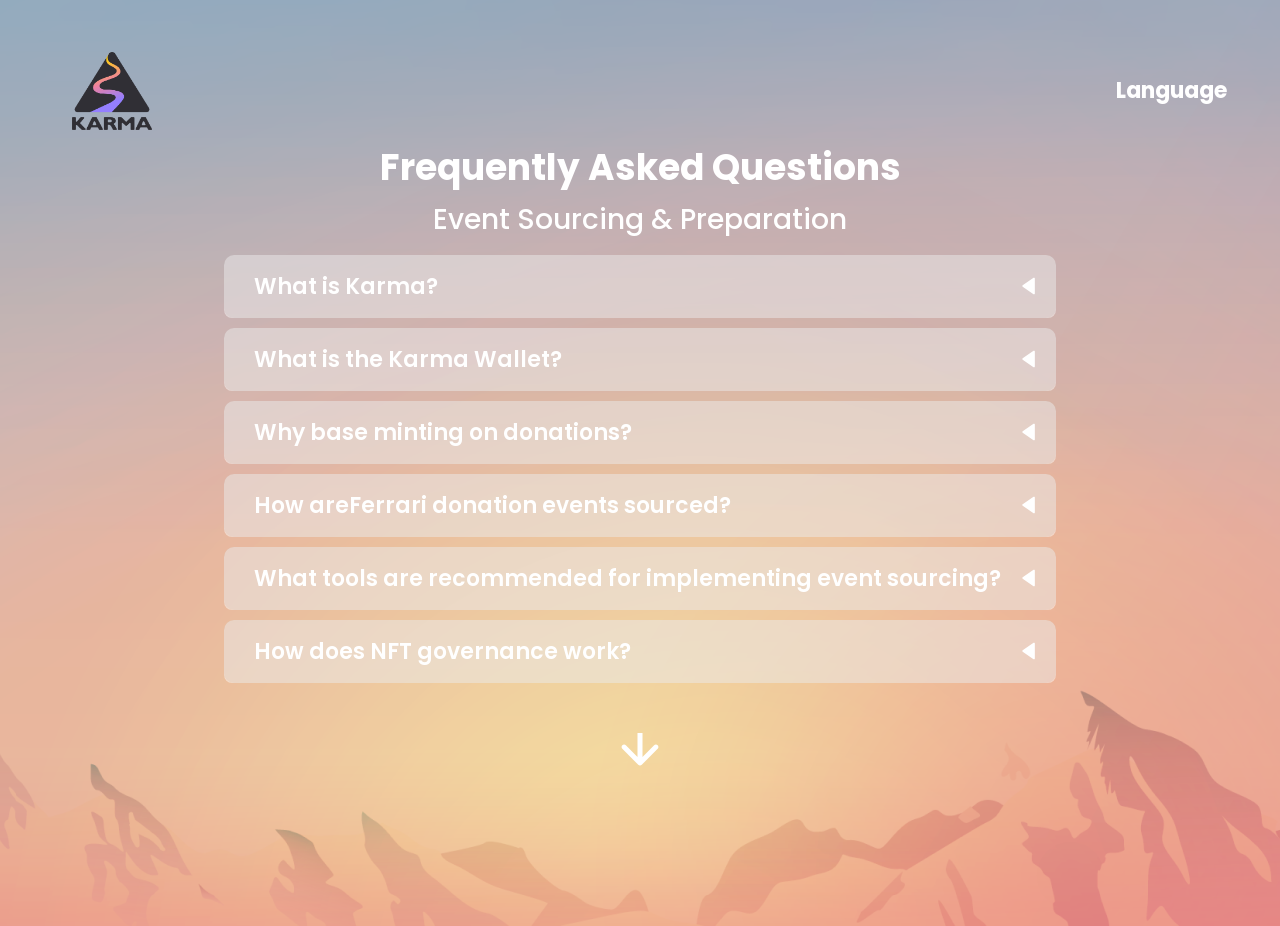
<file: faq/index.html>
<!DOCTYPE html>
<html lang="en">
<head>
    <meta charset="UTF-8" />
    <meta name="viewport" content="width=device-width, initial-scale=1.0" />
    <title>Karma Q&A</title>
    <link rel="stylesheet" href="./index.css" />
    <link rel="stylesheet" href="../style.css" />
    <meta name="description" content="Karma Today - Faq" />
    <meta name="keywords" content="karma, Faq" />
    <meta name="author" content="karma" />
    <meta name="robots" content="index, follow" />
    <!-- Canonical URL -->
    <link rel="canonical" href="./index.html" />
    <!-- Favicon -->
    <link rel="icon" href="../image/logo.png" type="image/x-icon" />
    <!-- Open Graph (Facebook, Zalo, v.v.) -->
    <meta property="og:title" content="Karma Today - Faq" />
    <meta property="og:description" content="karma today Faq" />
    <meta property="og:type" content="website" />
    <!-- Twitter Card -->
    <meta name="twitter:card" content="summary_large_image" />
    <meta name="twitter:title" content="Karma Today" />
    <meta name="twitter:description" content="Karma today Faq" />
    <!-- Bootstrap CSS -->
    <link href="https://cdn.jsdelivr.net/npm/bootstrap@5.3.3/dist/css/bootstrap.min.css" rel="stylesheet" integrity="sha384-QWTKZyjpPEjISv5WaRU9OFeRpok6YctnYmDr5pNlyT2bRjXh0JMhjY6hW+ALEwIH" crossorigin="anonymous">
    <!--G sap -->
    <script src="https://cdnjs.cloudflare.com/ajax/libs/gsap/3.12.2/gsap.min.js"></script>
</head>
<body>
    <main>
        <div id="header">
            <a href="/" class="logo">
                <img src="../image/logo.png" alt="karma-logo" loading="lazy">
            </a>
            <div class="nav">
                <div class="nav-faq" id="nav-faq">
                    <div class="nav-language">
                        <div id="lang-toggle">Language</div>
                        <div id="lang-submenu" class="hidden">
                            <div data-lang="en" class="lang active">ENG</div>
                            <div data-lang="cn" class="lang">汉语</div>
                        </div>
                    </div>
                </div>
            </div>
        </div>
        <section id="container-f">
            <div class="faq-container">
                <div id="bg-tit">
                    <h1>Frequently Asked Questions</h1>
                </div>
                <div class="faq-container_content">
                    <!-- Dynamically populated by script -->
                </div>
            </div>
        </section>
    </main>
    <!-- Bootstrap JS -->
    <script src="https://cdn.jsdelivr.net/npm/bootstrap@5.3.3/dist/js/bootstrap.bundle.min.js" integrity="sha384-YvpcrYf0tY3lHB60NNkmXc5s9fDVZLESaAA55NDzOxhy9GkcIdslK1eN7N6jIeHz" crossorigin="anonymous"></script>
    <!-- FAQ JS -->
    <script src="./index.js"></script>
</body>
</html>
</file>
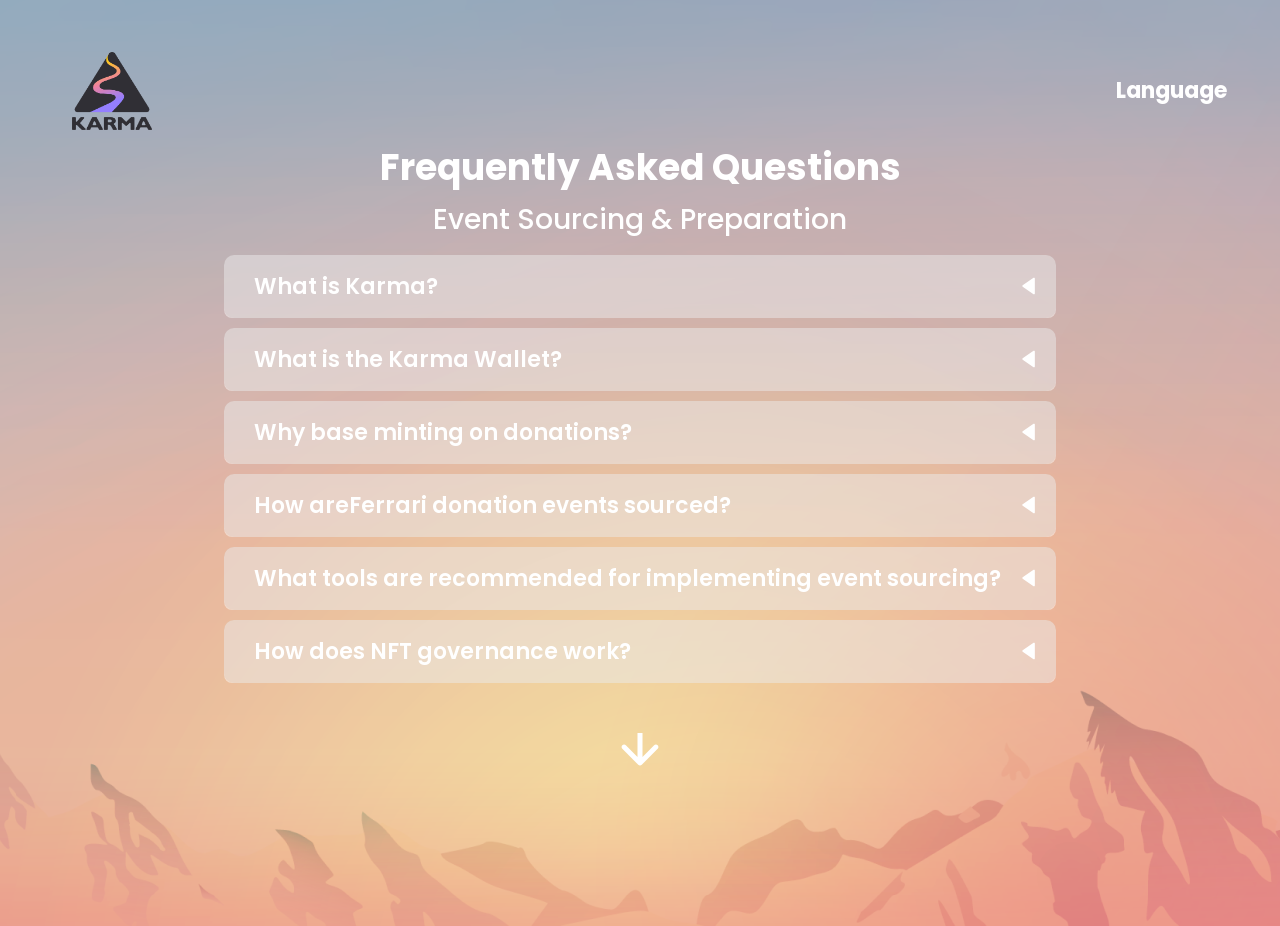
<file: faq.html>
<!DOCTYPE html>
<html lang="en">
<head>
    <meta charset="UTF-8" />
    <meta name="viewport" content="width=device-width, initial-scale=1.0" />
    <title>Karma Q&A</title>
    <link rel="stylesheet" href="./css/faq.css" />
    <link rel="stylesheet" href="./css/style.css" />
    <meta name="description" content="Karma Today - Faq" />
    <meta name="keywords" content="karma, Faq" />
    <meta name="author" content="karma" />
    <meta name="robots" content="index, follow" />
    <!-- Canonical URL -->
    <link rel="canonical" href="./index.html" />
    <!-- Favicon -->
    <link rel="icon" href="./image/logo.png" type="image/x-icon" />
    <!-- Open Graph (Facebook, Zalo, v.v.) -->
    <meta property="og:title" content="Karma Today - Faq" />
    <meta property="og:description" content="karma today Faq" />
    <meta property="og:type" content="website" />
    <!-- Twitter Card -->
    <meta name="twitter:card" content="summary_large_image" />
    <meta name="twitter:title" content="Karma Today" />
    <meta name="twitter:description" content="Karma today Faq" />
    <!-- Bootstrap CSS -->
    <link href="https://cdn.jsdelivr.net/npm/bootstrap@5.3.3/dist/css/bootstrap.min.css" rel="stylesheet" integrity="sha384-QWTKZyjpPEjISv5WaRU9OFeRpok6YctnYmDr5pNlyT2bRjXh0JMhjY6hW+ALEwIH" crossorigin="anonymous">
    <!--G sap -->
    <script src="https://cdnjs.cloudflare.com/ajax/libs/gsap/3.12.2/gsap.min.js"></script>
</head>
<body>
    <div id="main">
        <div id="header">
            <a href="/" class="logo">
                <img src="./image/logo.png" alt="karma-logo" loading="lazy">
            </a>
            <div class="nav">
                <div class="nav-faq" id="nav-faq">
                    <div class="nav-language">
                        <div id="lang-toggle">Language</div>
                        <div id="lang-submenu" class="hidden">
                            <div data-lang="en" class="lang active">ENG</div>
                            <div data-lang="cn" class="lang">汉语</div>
                        </div>
                    </div>
                </div>
            </div>
        </div>
        <section id="container-f">
            <div class="faq-container">
                <div id="bg-tit">
                    <h1>Frequently Asked Questions</h1>
                </div>
                <div class="faq-container_content">
                    <!-- Dynamically populated by script -->
                </div>
            </div>
        </section>
    </div>
    <!-- Bootstrap JS -->
    <script src="https://cdn.jsdelivr.net/npm/bootstrap@5.3.3/dist/js/bootstrap.bundle.min.js" integrity="sha384-YvpcrYf0tY3lHB60NNkmXc5s9fDVZLESaAA55NDzOxhy9GkcIdslK1eN7N6jIeHz" crossorigin="anonymous"></script>
    <!-- FAQ JS -->
    <script src="./js/faq.js"></script>
</body>
</html>
</file>
<file: css/style.css>
@import url('https://fonts.googleapis.com/css2?family=Poppins:ital,wght@0,100;0,200;0,300;0,400;0,500;0,600;0,700;0,800;0,900;1,100;1,200;1,300;1,400;1,500;1,600;1,700;1,800;1,900&display=swap');
*{
    padding: 0;
    box-sizing: border-box;
    margin: 0;
    font-family: "Poppins", sans-serif;
}
html{
    scroll-behavior: smooth;
}
body{
    min-height: 100vh;
    position: relative;
    font-family: "Poppins", sans-serif;
}
.strong{
    font-weight: bold;
}
.pd-text{
    padding-left: 20px;
    font-weight: 400;
}
.mb{
    display: none;
}
.nav-menu {
    display: none;
    cursor: pointer;
    padding: 10px;
}
.mountain-container{
    position: relative;
    display: flex;
    flex-direction: column;
    align-items: center;
    justify-content: center;
    height: 100%;
    width: 100%;
    padding: 52px 0;
}
.karma-content{
    display: flex;
    flex-direction: column;
    align-items: center;
    justify-content: center;
    gap: 20px;
    padding: 0 100px 60px 100px;
    position: absolute;
    top: 85%;
}
.karma-content h1{
    font-size: 40px;
    font-weight: 700;
}
.karma-content > span{
    width: 100%;
    font-weight: 600;
    font-size: 28px;
}
.karma-content p{
    width: 100%;
}
.karma-content ul{
    width: 100%;
}
.karma-content_img{
    width: 60%;
    height: 50%;
    margin: 50px auto;
}
.karma-content_img img{
    width: 100%;
    height: 100%;
    object-fit: cover;
}
.karma-content ul li{
    display: flex;
    gap: 10px;
    font-size: 20px;
}
.karma-content ul {
    font-size: 20px;
}
#karma-content_en p{
    font-size: 20px;
    font-weight: 400;
}
#karma-content_cn ul li {
    font-size: 16px;
}
table {
    border: 1px solid black;
    border-collapse: collapse;
    margin-bottom: 50px;   
}
th, td {
    padding: 8px;
    text-align: center;
}
tr:nth-child(even) {
    background-color: #f2f2f2;
}
.bg{
    position: absolute;
    top: 0;
    left: 0;
    bottom: 320px;
    right: 0;
    z-index: -1;
}
.bg img{
    width: 100%;
    height: 100%;
}
#header{
    display: flex;
    align-items: center;
    justify-content: space-between;
    width: 100%;
    height: 60px;
    padding: 0 72px;
    position: relative;
    z-index: 10000;
    overflow: visible;
}
#header .logo{
    width: 105px;
    height: 100%;
    position: relative;
    animation: moveHeader 1.5s;
    cursor: pointer;
}
#header .logo a{
    cursor: pointer;
    width: 100%;
    height: 100%;
}
#header .logo img{
    object-fit: cover;
    width: 100%;
}
#header .nav{
    display: flex;
    align-items: center;
    color: #FFFFFF;
    justify-content: flex-end;
    font-size: 20px;
    line-height: 100%;
    font-weight: 500;
    position: relative;
    animation: moveHeader 1.5s;
    cursor: pointer;
    gap: 20px;
}
#header .nav .nav-faq{
    padding: 15px;
    border-radius: 15px;
    height: 100%;
}
#header .nav .nav-faq a{
    text-decoration: none;
    display: flex;
    font-weight: 700;
    font-size: 24px;
    align-items: center;
    color: #fff;
    width: 100%;
    height: 100%;
}
#header .nav .nav-language{
    position: relative;
}
#header .nav .nav-faq a:hover{
    color: #000;
    transition: all .3s ease-in-out ;
}
#header .nav .nav-language #lang-submenu{
    display: flex;
    flex-direction: column;
    align-items: start;
    justify-content: flex-start;
    padding: 10px;
    gap: 10px;
    height: fit-content;
    width: 100%;
    top: 150%;
    z-index: 1000;
    position: absolute;
    box-shadow: 0 4px 8px rgba(0,0,0,0.1);
    z-index: 100;
    border-radius: 4px;
    background: #D9D9D9 !important;
}
#header .nav .nav-language #lang-submenu.hidden{
    display: none ;
}
#header .nav .nav-language #lang-submenu .lang{
    text-align: center;
    font-size: 20px;
    width: 100%;
    cursor: pointer;
    font-weight: 700;
    height: 100%;
}
#header .nav .nav-language #lang-submenu .lang:hover,
#header .nav .nav-language #lang-submenu .lang.active{
    text-decoration: underline;
    text-align: center;
    color: #000;
}
#header .nav .nav-language #lang-toggle{
    display: flex;
    align-items: center;
    width: 100%;
    color: #fff;
    font-weight: 700;
    height: 100%;
    font-size: 24px;

}
#header .nav .nav-language #lang-toggle:hover{
    color: #000;
    transition: all .3s ease-in-out ;
}
#container{
    width: 100%;
    display: flex;
    align-items: center;
    position: relative;
    justify-content: center;
    margin-top: 25px;
    animation: moveContainer 1.5s;
}
#container .title{
    width: 55%;
    display: flex;
    align-items: center;
    justify-content: space-evenly;
}
#container .title span{
    letter-spacing: 5px;
    font-size: 50px;
    font-weight: 700;
    color: #FFFFFF;                               
}
#container .sun{
    width: 143px;
    height: 143px;
    display: flex;
    position: absolute;
    left: 50%;
    transform: translateX(-50%);
}
#container .sun img{
    width: 100%;
    height: 100%;
}
.mountain{
    display: flex;
    width: 100%;
    height: 100%;
    max-height: 100vh;
    position: relative;
    margin-top: 30px;
}
.mountain img{
    width: 100%;
}
.mountain .road{
    position: absolute;
    height: 68%;
    width: 100%;
    top: 3%;
    z-index: 100;
}
.mountain .road #donation-data{
    position: absolute;
    color: #FFFFFF;
    font-size: 20px;
    font-weight: 700;
    bottom: 2%;
    left: 24%;
}
.road1 {
    display: flex;
    justify-content: center;
    width: 100%;
    padding-left: 2vw;
    height: 100%;
    opacity: 1;
    animation: fadeIn 2s forwards ease-in-out;
    z-index: 10;
}
.road1 svg{
    width: 55%;
    transition: all 1s linear;
    height: 100%;
}
.road1 svg path{
    transition: all 1s linear;
}
.line {
    animation: fillIn 0.5s ease forwards;
}
.my-label {
    position: absolute;
    transform: translate(-50%, -50%);
  }
@keyframes fillIn {
    to {
        fill: #f5f5f5;
        stroke: #f5f5f5;
    }
}
.karma-content{
    width: 100%;
    display: flex;
}
.karma-content p{
    color: #000;
}
.hidden{
    display: none;
}
@media (min-width: 1920px){
    #header .logo{
        width: 105px;
    } 
}
@media (min-width: 1440px){
    #header .logo{
        width: 100px;
        height: 80px;
    } 
}
@media (max-width: 1440px){
    #header .nav .nav-language #lang-toggle{
        font-size: 20px;
    }
    #header .nav .nav-faq a{
        font-size: 20px;
    }
    #header {
        padding: 0 53px 0 72px;
        position: relative;
    }
    #header .logo{
        width: 80px;
    }
    .bg{
        bottom: 25%;
    }
    #container .sun{
        width: 133px;
        height: 133px;
    }
    .mountain{
        margin-top: 20px;
        overflow: hidden;
        max-height: 90vh;
    }
    #container .title{
        gap: 5rem;
    }
    .mountain .road svg{
        max-height: 675px;
    }
    .mountain .road span{
        bottom: 10px;
    }
}
@media (max-width: 1200px) {
    #header .logo {
        width: 70px;
    }
    #main{
        padding-top: 42px;
    }
    .nav-language #lang-submenu .lang{
        font-size: 20px !important;
    } 
    .karma-content{
        padding: 0 60px 60px ;
    }
    #container .title{
        width: 60%;
    }
    #container .title span{
        letter-spacing: 4px;
        font-size: 32px;
        font-weight: 700;
        color: #FFFFFF;
    }
    #container .sun{
        width: 115px;
        height: 115px;
    }
    #header .logo{
        width: 70px;
    }
    .bg{
        bottom: 25%;
    }
    .mountain{
        max-height: 80vh;
    }
    .mountain-container{
        padding: 32px 0;
    }
}
@media (max-width: 990px){
    #main{
        padding-top: 32px;
    }
    .karma-content h1{
        font-size: 36px;
    }
    .karma-content ul li {
        font-size: 16px !important;
    }
    .karma-content ul {
        font-size: 16px !important;
    }
    .karma-content{
        gap: 15px;
    }
    .karma-content p {
        font-size: 16px !important;
    }
    .karma-content .strong {
        font-size: 16px !important;
    }
    .karma-content span {
        font-size: 22px !important;
    }
    .karma-content_img{
        width: 80%;
    }
    .nav .nav-faq a,
    .nav-language #lang-toggle{
        font-size: 20px !important;
    }
    .nav-language #lang-submenu .lang{
        font-size: 18px !important;
    } 
    #header {
        padding: 0 40px;
    }
    #header .logo{
        width: 65px;
    }
    #container .sun{
        width: 90px;
        height: 90px;
    }
    .mountain-container {
        padding: 30px 0;
    }
    .karma-content{
        top: 80%;
    }
    #container .title{
        width: 55%;
    }
    #container .title span{
        letter-spacing: 4px;
        font-size: 28px;
        font-weight: 700;
        color: #FFFFFF;
    }
    .mountain{
        max-height: 55vh;
    }
    .nav .nav-faq a,
    .nav-language #lang-toggle{
        font-size: 18px !important;
    }
}
@media (max-width: 868px){
    .karma-content{
        top: 72%;
    }
}
@media (max-width: 768px) {
    #header .logo{
        width: 60px;
    }
    .mountain-container{
        padding: 30px 0 0;
    }
    .karma-content{
        padding: 0 30px 60px ;
        top: 85%;
    }
    #container .title{
        width: 70%;
        span{
            letter-spacing: 4px;
            font-size: 32px;
            font-weight: 700;
            color: #FFFFFF;
        }
    }
    .mountain {
        max-height: 695px;
        height: 695px;
    }
    .mountain img{
        display: block;
        object-fit: cover;
    }
    .mountain .road span{
        left: 15%;
    }
    #container .title img{
        height: 25px;
    }
    #container .sun{
        height: 120px;
        width: 120px;
    }
    .road1 svg{
        width: 100%;
    }
}
@media (max-width: 640px) {
    .mountain-container{
        padding: 0 !important;
    }
    svg text{
        font-size: 21px;
        font-weight: bold;
    }
    .nav .nav-faq a,
    .nav-language #lang-toggle{
        font-size: 16px !important;
    }
    .nav-language #lang-submenu .lang{
        font-size: 16px !important;
    } 

    #header .nav .nav-language #lang-submenu {
        display: flex;
        flex-direction: column;
        align-items: start;
        justify-content: flex-start;
        padding: 10px;
        height: fit-content;
        background: #D9D9D9 !important;

    }
    #header {
        padding: 0px 30px;
        margin-top: 30px !important;
    }
    .mountain .pc{
        display: none !important;
    }
    .mountain .mb{
        display: flex !important;
    }

    #header .nav .nav-language form #lang-switch{
        font-size: 14px;
    }
    #header .logo{
        width: 50px;
    }
    .mountain .road{
        left: 0%;
        top: 3%;
    }
    .road1{
        overflow: hidden;
    }
    .road1 svg{
        padding-left: 0;
        max-width: 100%;
    }
    .karma-content{
        gap: 12px !important;
    }
    .karma-content ul li {
        font-size: 14px !important;
    }
    .karma-content ul {
        font-size: 14px !important;
    }
    .karma-content p {
        font-size: 14px !important;
    }
    .karma-content .strong {
        font-size: 14px !important;
    }
    .karma-content span {
        font-size: 18px !important;
    }
    .karma-content_img{
        width: 100%;
    }
    .karma-content {
        top: 90%;
    }
    #container .title span{
        font-size: 24px;
    }
    #container .sun{
        width: 90px;
        height: 90px;
    }
    table tbody tr th, td {
        font-size: 13px !important;
    }
    #header .nav .nav-language #lang-submenu {
        top: 120% !important;
    }
}
@media (max-width: 450px) {
    #header .nav {
        gap: 10px !important;
    }
    .nav .nav-faq a,
    .nav-language #lang-toggle{
        font-size: 15px !important;
    }
    .nav-language #lang-submenu .lang{
        font-size: 14px !important;
    } 
    .karma-content {
        top: 88%;
    }
    #main {
        padding-top: 20px;
    }
    table tbody tr th, td {
        font-size: 9px !important;
    }
    .pd-text{
        padding-left: 10px;
    }
    .mountain-container {
        padding: 20px 0;
    }
    .karma-content{
        gap: 10px;
    }
    .karma-content h1{
        font-size: 30px;
    }
    .karma-content ul li {
        font-size: 13px !important;
    }
    .karma-content ul {
        font-size: 13px !important;
    }
    .karma-content p {
        font-size: 13px !important;
    }
    .karma-content .strong {
        font-size: 13px !important;
    }
    .karma-content span {
        font-size: 16px !important;
    }
    #header{
        height: 50px;
        padding: 0 20px 0 20px;
        margin-top: 20px !important;
    }
    #header .logo{
        width: 40px;
        display: flex;
        align-items: center;
        padding-top: 0;
    }
    #header .nav .nav-language{
        width: 100%;
        height: 35px;
    }
    #header .nav .nav-language form #lang-switch{
        padding: 0;
        font-size: 12px;
        width: 100%;
        opacity: .8;
    }
    #container .title{
        width: 100%;
        gap: 5rem;
    }
    #container .title span{
        letter-spacing: 3px;
        color: #FFFFFF;
    }
    .mountain .road{
        top: 3.5%;
    }
    .mountain .road .road1{
        padding: 0;
    }
    #container .sun{
        height: 90px;
        width: 90px;
    }
    #container .title img{
        height: 15px;
    }
    .mountain{
        height: 695px;
        overflow: hidden;
        margin-top: 20px;
    }
    .mountain img{
        display: block;
        object-fit: cover;
    }
    #container .sun{
        transform: translateX(-48%);
    }
    .karma-content{
        padding: 0 18px 20px 18px;
    }
    .karma-content_img{
        width: 100%;
        margin: 20px 0;
    }
    table{
        margin-bottom: 20px;
        font-size: 50%;
    }
    #container{
        margin-top: 35px;
    }
    #header .nav .nav-language #lang-submenu {
        top: 100% !important;
    }
}
@keyframes moveHeader {
    from {top: 1000px;}
    to {top: 0px;}
}
@keyframes moveContainer {
  from {top: 200px;}
  to {top: 0px;}
}
@keyframes moveHeaderM {
    from {top: 1000px;}
    to {top: 50%;transform: translateY(-50%)}
}
@keyframes fadeIn {
    from {
        opacity: 1;
    }
    to {
        z-index: 1;
    }
}
</file>
<file: faq/index.css>
@import url('https://fonts.googleapis.com/css2?family=Poppins:ital,wght@0,100;0,200;0,300;0,400;0,500;0,600;0,700;0,800;0,900;1,100;1,200;1,300;1,400;1,500;1,600;1,700;1,800;1,900&display=swap');
* {
    padding: 0;
    box-sizing: border-box;
    margin: 0;
}
html {
    font-family: "Poppins", sans-serif;
    scroll-behavior: smooth;
}
body {
    min-height: 100vh;
    position: relative;
    transition: color 0.3s, border-color 0.3s, background-color 0.3s;
    scroll-behavior: smooth;
    background-image: url('../image/faq/bg.png');
    background-repeat: no-repeat;
    background-size: auto;
    background-position: center;
    background-attachment: fixed
} 
main{
    position: relative;
    display: flex;
    flex-direction: column;
    align-items: center;
    width: 100%;
    padding-top: 0 !important;
    z-index: 100000 !important;
    overflow: hidden;
}
#header {
    position: relative ;
    margin-top: 52px;
    z-index: 99999;
    height: unset !important;
}
#header .logo a{
    cursor: pointer;
    width: 100%;
    height: 100%;
}
#header .logo img {
    object-fit: cover;
    width: 100%;
}
#bg-tit{
    width: 100%;
    display: flex;
    align-items: center;
    justify-content: center;
}
#container-f {
    margin: 10px 0 0 !important;
    display: flex;
    width: 100%;
    position: relative;
    gap: 50px;
    justify-content: center;
}

.nav-faq {
    display: flex;
    gap: 5px;
    position: relative;
    cursor: pointer;
    padding: 0 !important;
}
.nav-faq:hover a{
    color: #000;
}

.faq-box {
    display: none;
}

.faq-box.active {
    display: flex;
}
.is-fixed{
    position: fixed !important;
    display: none !important;
}
.show-more-btn {
    display: flex;
    align-items: center;
    justify-content: center;
    margin-top: 30px;
    padding: 10px;
    border-radius: 4px;
    cursor: pointer;
    width: 100%;
}

.show-more-btn svg {
    transition: all .3s ease-in-out;
    
}

.show-more-btn.expanded svg {
    transform: rotate(180deg);
}

.hidden-content {
    overflow: hidden;
    height: 0;
    opacity: 0;
    visibility: hidden;
}
::-webkit-scrollbar {
    width: 0;
  }
.hidden-content.visible {
    display: flex;
    gap: 10px;
    flex-direction: column;
    visibility: visible;
    opacity: 1;
}

#container-f .faq-container {
    display: flex;
    align-items: center;
    justify-content: center;
    flex-direction: column;
    width: 100%;
    max-width: 65%;
    transition: all 0.5s linear;
}

#container-f .faq-container h1 {
    font-family: "Poppins", sans-serif;
    font-size: 60px !important;
    font-style: normal;
    font-weight: 700;
    line-height: normal;
    width: 100%;
    color: #fff;
    text-align: center;
}
#container-f .faq-container .faq-container_content {
    width: 100%;
}
.faq-container_content .faq-box {
    width: 100%;
    flex-direction: column;
    gap: 10px;
}
.faq-box .faq-box_content .question {
    cursor: pointer !important;
    pointer-events: auto !important;
    z-index: 100;
    color: #fff;
    font-weight: 600;
    border-radius: 8px;
    background: rgba(255, 255, 255, 0.45);
}
/* Ensure no parent elements block clicks */
.faq-container, .faq-container_content, .faq-box {
    pointer-events: auto;
    padding-bottom: 50px;
}
.faq-container_content .faq-box .faq-box_title {
    font-size: 20px;
    width: 100%;
}
.faq-container_content .faq-box .faq-box_title h2 {
    width: 100%;
    text-align: center;
    font-size: 30px !important;
    color: #fff;
}
.faq-container_content .faq-box .faq-box_content {
    width: 100%;
    border-radius: 10px;
    display: flex;
    flex-direction: column;
    justify-content: center;
    background: rgba(58, 58, 58, 0.10);
}
.faq-box .faq-box_content .question {
    border-top-right-radius: 10px;
    border-top-left-radius: 10px;
    font-size: 22px;
    font-weight: 600;
    cursor: pointer;
    position: relative;
    padding: 15px 50px 15px 30px;

}
.faq-box .faq-box_content .answer {
    background: rgba(58, 58, 58, 0.10);
    color: #fff;
    font-weight: 400;
    padding: 15px 30px;
    font-size: 20px;
    overflow: hidden;
    border-bottom-right-radius: 10px;
    border-bottom-left-radius: 10px;
    height: auto;
    visibility: hidden;
    display: none;

}
.faq-box .faq-box_content .answer.active {
    visibility: visible;
    display: flex !important;
    flex-direction: column;
    align-items: start;
}
.faq-box .faq-box_content .accordion {
    position: absolute;
    top: 50%;
    right: 2%;
    transform: translateY(-50%);
}
.faq-box .faq-box_content .accordion .show-answer {
    font-size: 20px;
    font-weight: 600;
    align-items: center;
    justify-content: center;
}
.faq-box .faq-box_content .accordion .show-answer svg.rotate {
    transform: rotate(-90deg);
}
.faq-box .faq-box_content .accordion .show-answer {
    display: flex;
}
.faq-box .faq-box_content .accordion .show-answer svg {
    max-width: 100%;
    transition: transform 0.3s linear;
    width: 20px;
    height: 20px;
}
.no-select {
    -webkit-user-select: none;
    -ms-user-select: none;
    user-select: none;
}
.faq-container {
    -webkit-user-select: none;
    -ms-user-select: none;
    user-select: none;
}

.fullscreen-diagram {
    position: fixed;
    top: 0;
    left: 0;
    width: 100%;
    height: 100%;
    z-index: 9999;
    display: flex;
    justify-content: center;
    align-items: center;
}

.fullscreen-content {
    width: 100%;
    height: calc(100% - 104px); 
    max-width: 60%;
    margin: 0 auto;
    border-radius: 8px;
    position: fixed;
    top: 52px;
    bottom: 52px;
    left: 0;
    right: 0;
    overflow: auto;
    display: flex;
    flex-direction: column;
}
.diagram-btn{
    width: 100%;
    display: flex;
    align-items: center;
    justify-content: center;
}

.question-display {
    color: #fff;
    font-size: 22px;
    font-weight: 600;
    padding: 15px 30px;
    background: rgba(255, 255, 255, 0.45);
    border-radius: 8px 8px 0 0;
    margin-bottom: 0;
}

.diagram-display {
    flex: 1;
    display: flex;
    align-items: center;
    justify-content: space-between;
    flex-direction: column;
    gap: 20px;
    padding: 30px 20px;
    border-radius: 0 0 8px 8px;
    overflow: hidden;
}

.fullscreen-image {
    max-width: 100%;
    max-height: 95%;
    object-fit: contain;
    will-change: opacity, transform;
    opacity: 0;
}

.close-fullscreen-btn {
    max-width: 15%;
    border: none;
    border-radius: 4px;
    padding: 4px 16px;
    font-size: 16px;
    font-weight: 600;
    cursor: pointer;
    transition: all 0.3s ease;
    z-index: 10000;
    background: unset;
    background: #fff;
    color: #000;
    border: 1px solid rgba(255, 255, 255, 0.4);
}

.close-fullscreen-btn:hover {
    transform: translateY(-2px);
    background: rgba(255, 255, 255, 0.45);
    color: #fff;
}

/* Diagram button styling */
.diagram-button {
    display: block;
    margin-top: 15px;
    padding: 8px 16px;
    background: rgba(255, 255, 255, 0.2);
    color: #fff;
    border: 1px solid rgba(255, 255, 255, 0.4);
    border-radius: 4px;
    cursor: pointer;
    font-weight: 500;
    transition: all 0.3s ease;
}

.diagram-button:hover {
    background: rgba(255, 255, 255, 0.3);
}
#header .nav .nav-language{
    position: relative !important;
    align-items: center;
    width: 100%;
    justify-content: center !important;
    display: flex;
}
#header .nav .nav-language #lang-toggle{
    align-items: center;
    width: 100%;
    padding: 0 !important;
    justify-content: start !important;
    display: flex;
}
#header .nav .nav-language #lang-toggle:hover{
    color: #000 !important;
}
#header .nav .nav-language #lang-submenu{
    display: flex;
    flex-direction: column;
    align-items: start;
    justify-content: flex-start;
    padding: 10px;
    height: fit-content !important;
    gap: 10px !important;
    width: 100% !important;
    left: -10px;
    z-index: 1000;
    position: absolute;
    box-shadow: 0 4px 8px rgba(0,0,0,0.1);
    z-index: 100;
    border-radius: 4px;
    background: #D9D9D9 !important;
}
#header .nav .nav-language #lang-submenu.hidden{
    display: none ;

}
#header .nav  .nav-language #lang-submenu .lang{
    font-size: 20px;
    width: 100%;
    cursor: pointer;
    font-weight: 700;
    height: 100%;
}
#header .nav .nav-language #lang-submenu .lang:hover,
#header .nav .nav-language #lang-submenu .lang.active{
    color: #000;
}
#header .nav .nav-language #lang-toggle{
    display: flex;
    align-items: center;
    width: 100%;
    color: #fff;
    font-weight: 700;
    height: 100%;
    font-size: 24px;
}
#header .nav .nav-language #lang-toggle:hover{
    color: #fff;
    transition: all .3s ease-in-out ;
}
.fullscreen-overlay {
    position: fixed;
    top: 0;
    left: 0;
    width: 100%;
    height: 100%;
    background-color: transparent;
    z-index: 10000; 
}

.fullscreen-diagram {
    position: fixed;
    top: 0;
    left: 0;
    width: 100%;
    height: 100%;
    z-index: 10001; 
    display: flex;
    justify-content: center;
    align-items: center;
    pointer-events: auto; 
}

.fullscreen-content {
    width: 100%;
    height: calc(100% - 104px);-width: 60%;
    margin: 0 auto;
    border-radius: 8px;
    position: fixed;
    top: 52px;
    bottom: 52px;
    left: 0;
    right: 0;
    overflow: auto;
    display: flex;
    flex-direction: column;
    z-index: 10002; 
    pointer-events: auto; 
}

.diagram-display {
    flex: 1;
    display: flex;
    align-items: center;
    justify-content: space-between;
    flex-direction: column;
    gap: 20px;
    padding: 30px 20px;
    border-radius: 0 0 8px 8px;
    overflow: hidden;
    pointer-events: auto; 
}

.close-fullscreen-btn {
    max-width: 15%;
    border: none;
    border-radius: 4px;
    padding: 4px 16px;
    font-size: 16px;
    font-weight: 600;
    cursor: pointer;
    transition: all 0.3s ease;
    z-index: 10003; 
    background: #fff;
    color: #000;
    border: 1px solid rgba(255, 255, 255, 0.4);
    pointer-events: auto; 
}
/*respon*/
@media (min-width: 1920px) {
    #container-f .faq-container h1{
        font-size: 64px !important;
    }
    #header .nav .nav-faq svg{
        width: 48px !important;
        height: 48px !important;
    }
    .faq-container_content .faq-box .faq-box_title h2{
        font-size: 32px !important;
    }
}
@media (min-width: 1440px) {
    #header .nav .nav-faq svg{
        width: 40px !important;
        height: 40px !important;
    }
}
@media (max-width: 1440px) {
    #header .nav .nav-faq svg{
        width: 40px;
        height: 40px;
    }
    .nav-language #lang-toggle
    {
        font-size: 22px !important;
    }
    #container-f .faq-container h1 {
        font-size: 54px !important;
    }
    #container-f .faq-container {
        max-width: 65%;
    }
    .faq-container_content .faq-box .faq-box_title h2{
        font-size: 28px !important;
    }
}
@media (min-width: 1200px){
    #container-f .faq-container h1{
        font-size: 48px !important;
    }
}
@media (max-width: 1200px) {
    #header .nav .nav-faq svg{
        width: 35px;
        height: 35px;
    }
    .fullscreen-content {
        max-width: 70% !important;
        inset:  100px 0 0 0 !important;
    }
    #header {
        padding: 0 32px !important;
    }
    .question-display {
        font-size: 20px;
        padding: 12px 30px;
    }
    header {
        padding: 0 40px;
        height: 5rem;
    }
    header .logo {
        max-width: 90px;
        max-height: 70px;
        margin-top: 25px;
    }
    #container-f .faq-container h1 {
        font-size: 44px !important;
    }
    .faq-container_content .faq-box .faq-box_title h2{
        font-size: 26px !important;
    }
    .faq-box .faq-box_content .question {
        font-size: 20px;
    }
    .faq-box .faq-box_content .answer {
        font-size: 18px;
    }
    .faq-container_content .faq-box .faq-box_title {
        font-size: 18px;
    }
    .faq-box .faq-box_content .c{
        padding: 15px 35px 15px 30px;
    }
    #header{
        margin-top: 30px !important;
    }
}
@media (min-width: 990px){
    #container-f .faq-container h1{
        font-size: 36px !important;
    }

}
@media (max-width: 990px) {
    .fullscreen-content{
        max-width: 85% !important;
    }
    #header{
        margin-top: 25px !important;
    }
    #header .nav .nav-faq svg{
        width: 30px;
        height: 30px;
    }
    .question-display {
        font-size: 16px;
        padding: 12px 20px;
    }
    .fullscreen-content {
        inset: 100px 0 0 0 !important;
    }
    .close-fullscreen-btn{
        font-size: 14px;
    }
    #container-f .faq-container h1{
        font-size: 36px !important;
    }
    .faq-box .faq-box_content .accordion .show-answer svg {
        width: 18px;
        height: 18px;
    }
    .fullscreen-diagram{
        padding: 15px 20px;
    }

    header {
        padding: 0 40px;
        height: auto;
        gap: 35px;
    }
    header .logo {
        margin-top: 20px;
    }
    header .d-flex {
        justify-content: end;
        width: 100%;
    }
    #container-f {
        flex-direction: column;
        align-items: center;
    }
    #container-f .faq-container {
        max-width: 85%;
        gap: 0;
    }
    .faq-container_content .faq-box .faq-box_title h2{
        font-size: 25px !important;
    }

}

@media (max-width: 768px) {
    .diagram-display {
        gap: 15px;
        padding: 20px;
     
    }
    .fullscreen-image {
        max-height: 95%;
    }
    header {
        padding: 0 20px;
    }
    header .logo {
        max-width: 80px;
        max-height: 60px;
    }
    #container-f .faq-container {
        max-width: 90%;
    }
    #container-f .faq-container h1 {
        font-size: 28px !important;
        margin-bottom: 0;
    }
    .faq-container_content .faq-box .faq-box_title h2{
        font-size: 22px !important;
    }
    .faq-box .faq-box_content .question {
        font-size: 18px;
    }
    .faq-box .faq-box_content .answer {
        font-size: 16px;
    }
    .faq-container_content .faq-box .faq-box_title {
        font-size: 16px;
        margin: 15px 0 8px;
    }
    .fullscreen-header .question-text {
        font-size: 16px;
    }
    
    .fullscreen-header .logo {
        height: 32px;
    }
    .fullscreen-content {
        max-width: 90% !important;
    }
}

@media (max-width: 640px) {
    .is-fixed{
        position: relative !important;
    }
    #header .nav .nav-faq{
        padding-bottom: 30px;
    }
    #header .nav .nav-faq svg{
        width: 28px;
        height: 28px;
    }
    #header .nav .nav-language #lang-submenu .lang:hover,
    #header .nav .nav-language #lang-submenu .lang.active{
        text-decoration: underline;
        text-align: center;
        color: #000;
}
    #header .nav .nav-language #lang-submenu{
        background: unset !important;
        text-align: center;
        left: 50%;
        transform: translateX(-50%);
    }
    #header .nav .nav-language #lang-toggle{
        justify-content: center !important;
    }
    #header .nav .nav-language{
        padding: 0 !important;
    }
    #container-f{
        margin: 35px 0 0 !important;
    }
    .diagram-button{
        padding: 4px 10px;
        margin-top: 10px;
    }
    .diagram-display {
        justify-content: space-evenly;

    }
    .question-display {
        font-size: 16px;
        padding: 8px 20px;
    }
    .fullscreen-content {
        max-width: 90% !important;
        inset:  35px 0 !important;
        height: 80vh;
        z-index: 99997 !important;
    }
    .close-fullscreen-btn{
        max-width: 20%;
        padding: 4px 10px;
        font-size: 13px;
    }
    .fullscreen-image {
        max-height: 95%;
    }
    .faq-box .faq-box_content .accordion .show-answer svg {
        width: 14px;
        height: 14px;
    }

    .faq-container_content .faq-box .faq-box_content{
        color: #000;
        z-index: 10;
    }
    .bg-tit{
        margin: 0;
    }

    #header{
        margin-top: 20px !important;
        justify-content: unset;
        position: relative !important;
    }
    #header .nav {
        gap: 0 !important;
    }    
    #container-f .faq-container {
        max-width: 95%;
        gap: 0;
    }
    .faq-container_content .faq-box .faq-box_title h2{
        padding-bottom: 20px;
        font-size: 22px !important;
    }
    #container-f .faq-container h1 {
        margin-bottom: 0;
        font-size: 26px !important;
    }
    .faq-box .faq-box_content .question {
        font-size: 16px;
    }
    .faq-box .faq-box_content .answer {
        font-size: 14px;
    }
    .faq-container_content .faq-box .faq-box_title {
        font-size: 14px;
        margin: 12px 0 0;
    }
    .btn-home{
        margin-left: 0 !important;
    }
    header .btn-home{
        margin-left: 0 !important;
    }
    #header .nav{
        flex-wrap: nowrap;
    }
    .question{
        z-index: 100000;
    }
    h1,h2{
        color: #000;
    }
    .faq-box .faq-box_content .question {
        padding: 12px 40px 12px 20px;
    }
    .faq-box .faq-box_content .answer{
        padding-left: 20px;
    }
    .show-more-btn svg{
        width: 32px;
    }
    body.fullscreen-active main {
        z-index: 900 !important; 
    }
    
    .fullscreen-diagram {
        z-index: 10001 !important;
        padding: 15px 0 !important;
    }
    
    .fullscreen-content {
        z-index: 10002 !important;
        position: fixed !important;
        max-width: 85% !important;
    }
    
    .close-fullscreen-btn {
        z-index: 10003 !important;
    }
    
    .fullscreen-overlay {
        z-index: 10000 !important;
        background-color: rgba(0, 0, 0, 0.1);
    }
    .fullscreen-content{
        position: unset  !important;
    }
    .fullscreen-diagram{
        z-index: 10001;
        padding: 35px 0 15px !important;
    }
     main{
        min-height: 100vh !important;
        z-index: 10000;
     }

}

@media (max-width: 450px) {
    .fullscreen-content {
        inset:  35px 0 0 !important;
    }
    #header .nav .nav-language #lang-submenu{
        gap: 8px !important;
    }
    #header .nav .nav-faq svg{
        width: 24px;
        height: 24px;
    }
    #header {
        height: 50px !important;
        padding: 0 20px 0 20px !important;
    }
    #header .nav {
        gap: 10px !important;
    }
    .faq-box .faq-box_content .question {
        padding: 12px 35px 12px 20px;
    }
    .show-more-btn{
        margin-top: 30px;
    }
    .show-more-btn svg{
        width: 30px;
    }
    #container-f{
        margin-top: 10px !important;
    }
    #container-f .faq-container h2 {
        margin-bottom: 0;
    }
    #container-f .faq-container h1 {
        font-size: 23px !important;
        margin-bottom: 0;
    }
    .faq-container_content .faq-box .faq-box_title h2{
        font-size: 18px !important;
    }
    .faq-box .faq-box_content .question {
        font-size: 14px;
    }
    .faq-box .faq-box_content .answer {
        font-size: 12px;
    }
    .faq-container_content .faq-box .faq-box_title {
        font-size: 12px;
    }
    .fullscreen-header {
        padding: 12px 15px;
        flex-direction: column;
        align-items: flex-start;
    }
    .fullscreen-header .question-text {
        font-size: 14px;
        margin-top: 8px;
    }
    .question-display {
        font-size: 14px;
    }
    .close-fullscreen-btn {
        font-size: 12px;
    }
    .fullscreen-content {
        max-width: 95% !important;
        height: 90vh;
    }
    .diagram-display {
        padding: 10px 15px;
    }
    .fullscreen-diagram{
        padding: 45px 0 15px !important;
    }

}
</file>
<file: style.css>
@import url('https://fonts.googleapis.com/css2?family=Poppins:ital,wght@0,100;0,200;0,300;0,400;0,500;0,600;0,700;0,800;0,900;1,100;1,200;1,300;1,400;1,500;1,600;1,700;1,800;1,900&display=swap');
*{
    padding: 0;
    box-sizing: border-box;
    margin: 0;
    font-family: "Poppins", sans-serif;
}
html{
    scroll-behavior: smooth;
}
body{
    min-height: 100vh;
    position: relative;
    font-family: "Poppins", sans-serif;
}
.strong{
    font-weight: bold;
}
.pd-text{
    padding-left: 20px;
    font-weight: 400;
}
.mb{
    display: none;
}
.nav-menu {
    display: none;
    cursor: pointer;
    padding: 10px;
}
.mountain-container{
    position: relative;
    display: flex;
    flex-direction: column;
    align-items: center;
    justify-content: center;
    height: 100%;
    width: 100%;
    padding: 52px 0;
}
.karma-content{
    display: flex;
    flex-direction: column;
    align-items: center;
    justify-content: center;
    gap: 20px;
    padding: 0 100px 60px 100px;
    position: absolute;
    top: 85%;
}
.karma-content h1{
    font-size: 40px;
    font-weight: 700;
}
.karma-content > span{
    width: 100%;
    font-weight: 600;
    font-size: 28px;
}
.karma-content p{
    width: 100%;
}
.karma-content ul{
    width: 100%;
}
.karma-content_img{
    width: 60%;
    height: 50%;
    margin: 50px auto;
}
.karma-content_img img{
    width: 100%;
    height: 100%;
    object-fit: cover;
}
.karma-content ul li{
    display: flex;
    gap: 10px;
    font-size: 20px;
}
.karma-content ul {
    font-size: 20px;
}
#karma-content_en p{
    font-size: 20px;
    font-weight: 400;
}
#karma-content_cn ul li {
    font-size: 16px;
}
table {
    border: 1px solid black;
    border-collapse: collapse;
    margin-bottom: 50px;   
}
th, td {
    padding: 8px;
    text-align: center;
}
tr:nth-child(even) {
    background-color: #f2f2f2;
}
.bg{
    position: absolute;
    top: 0;
    left: 0;
    bottom: 320px;
    right: 0;
    z-index: -1;
}
.bg img{
    width: 100%;
    height: 100%;
}
#header{
    display: flex;
    align-items: center;
    justify-content: space-between;
    width: 100%;
    height: 60px;
    padding: 0 72px;
    position: relative;
    z-index: 10000;
    overflow: visible;
}
#header .logo{
    width: 105px;
    height: 100%;
    position: relative;
    animation: moveHeader 1.5s;
    cursor: pointer;
}
#header .logo a{
    cursor: pointer;
    width: 100%;
    height: 100%;
}
#header .logo img{
    object-fit: cover;
    width: 100%;
}
#header .nav{
    display: flex;
    align-items: center;
    color: #FFFFFF;
    justify-content: flex-end;
    font-size: 20px;
    line-height: 100%;
    font-weight: 500;
    position: relative;
    animation: moveHeader 1.5s;
    cursor: pointer;
    gap: 20px;
}
#header .nav .nav-faq{
    padding: 15px;
    border-radius: 15px;
    height: 100%;
}
#header .nav .nav-faq a{
    text-decoration: none;
    display: flex;
    font-weight: 700;
    font-size: 24px;
    align-items: center;
    color: #fff;
    width: 100%;
    height: 100%;
}
#header .nav .nav-language{
    position: relative;
}
#header .nav .nav-faq a:hover{
    color: #000;
    transition: all .3s ease-in-out ;
}
#header .nav .nav-language #lang-submenu{
    display: flex;
    flex-direction: column;
    align-items: start;
    justify-content: flex-start;
    padding: 10px;
    gap: 10px;
    height: fit-content;
    width: 100%;
    top: 150%;
    z-index: 1000;
    position: absolute;
    box-shadow: 0 4px 8px rgba(0,0,0,0.1);
    z-index: 100;
    border-radius: 4px;
    background: #D9D9D9 !important;
}
#header .nav .nav-language #lang-submenu.hidden{
    display: none ;
}
#header .nav .nav-language #lang-submenu .lang{
    text-align: center;
    font-size: 20px;
    width: 100%;
    cursor: pointer;
    font-weight: 700;
    height: 100%;
}
#header .nav .nav-language #lang-submenu .lang:hover,
#header .nav .nav-language #lang-submenu .lang.active{
    text-decoration: underline;
    text-align: center;
    color: #000;
}
#header .nav .nav-language #lang-toggle{
    display: flex;
    align-items: center;
    width: 100%;
    color: #fff;
    font-weight: 700;
    height: 100%;
    font-size: 24px;

}
#header .nav .nav-language #lang-toggle:hover{
    color: #000;
    transition: all .3s ease-in-out ;
}
#container{
    width: 100%;
    display: flex;
    align-items: center;
    position: relative;
    justify-content: center;
    margin-top: 25px;
    animation: moveContainer 1.5s;
}
#container .title{
    width: 55%;
    display: flex;
    align-items: center;
    justify-content: space-evenly;
}
#container .title span{
    letter-spacing: 5px;
    font-size: 50px;
    font-weight: 700;
    color: #FFFFFF;                               
}
#container .sun{
    width: 143px;
    height: 143px;
    display: flex;
    position: absolute;
    left: 50%;
    transform: translateX(-50%);
}
#container .sun img{
    width: 100%;
    height: 100%;
}
.mountain{
    display: flex;
    width: 100%;
    height: 100%;
    max-height: 100vh;
    position: relative;
    margin-top: 30px;
}
.mountain img{
    width: 100%;
}
.mountain .road{
    position: absolute;
    height: 68%;
    width: 100%;
    top: 3%;
    z-index: 100;
}
.mountain .road #donation-data{
    position: absolute;
    color: #FFFFFF;
    font-size: 20px;
    font-weight: 700;
    bottom: 2%;
    left: 24%;
}
.road1 {
    display: flex;
    justify-content: center;
    width: 100%;
    padding-left: 2vw;
    height: 100%;
    opacity: 1;
    animation: fadeIn 2s forwards ease-in-out;
    z-index: 10;
}
.road1 svg{
    width: 55%;
    transition: all 1s linear;
    height: 100%;
}
.road1 svg path{
    transition: all 1s linear;
}
.line {
    animation: fillIn 0.5s ease forwards;
}
.my-label {
    position: absolute;
    transform: translate(-50%, -50%);
  }
@keyframes fillIn {
    to {
        fill: #f5f5f5;
        stroke: #f5f5f5;
    }
}
.karma-content{
    width: 100%;
    display: flex;
}
.karma-content p{
    color: #000;
}
.hidden{
    display: none;
}
@media (min-width: 1920px){
    #header .logo{
        width: 105px;
    } 
}
@media (min-width: 1440px){
    #header .logo{
        width: 100px;
        height: 80px;
    } 
}
@media (max-width: 1440px){
    #header .nav .nav-language #lang-toggle{
        font-size: 20px;
    }
    #header .nav .nav-faq a{
        font-size: 20px;
    }
    #header {
        padding: 0 53px 0 72px;
        position: relative;
    }
    #header .logo{
        width: 80px;
    }
    .bg{
        bottom: 25%;
    }
    #container .sun{
        width: 133px;
        height: 133px;
    }
    .mountain{
        margin-top: 20px;
        overflow: hidden;
        max-height: 90vh;
    }
    #container .title{
        gap: 5rem;
    }
    .mountain .road svg{
        max-height: 675px;
    }
    .mountain .road span{
        bottom: 10px;
    }
}
@media (max-width: 1200px) {
    #header .logo {
        width: 70px;
    }
    main{
        padding-top: 42px;
    }
    .nav-language #lang-submenu .lang{
        font-size: 20px !important;
    } 
    .karma-content{
        padding: 0 60px 60px ;
    }
    #container .title{
        width: 60%;
    }
    #container .title span{
        letter-spacing: 4px;
        font-size: 32px;
        font-weight: 700;
        color: #FFFFFF;
    }
    #container .sun{
        width: 115px;
        height: 115px;
    }
    #header .logo{
        width: 70px;
    }
    .bg{
        bottom: 25%;
    }
    .mountain{
        max-height: 80vh;
    }
    .mountain-container{
        padding: 32px 0;
    }
}
@media (max-width: 990px){
    main{
        padding-top: 32px;
    }
    .karma-content h1{
        font-size: 36px;
    }
    .karma-content ul li {
        font-size: 16px !important;
    }
    .karma-content ul {
        font-size: 16px !important;
    }
    .karma-content{
        gap: 15px;
    }
    .karma-content p {
        font-size: 16px !important;
    }
    .karma-content .strong {
        font-size: 16px !important;
    }
    .karma-content span {
        font-size: 22px !important;
    }
    .karma-content_img{
        width: 80%;
    }
    .nav .nav-faq a,
    .nav-language #lang-toggle{
        font-size: 20px !important;
    }
    .nav-language #lang-submenu .lang{
        font-size: 18px !important;
    } 
    #header {
        padding: 0 40px;
    }
    #header .logo{
        width: 65px;
    }
    #container .sun{
        width: 90px;
        height: 90px;
    }
    .mountain-container {
        padding: 30px 0;
    }
    .karma-content{
        top: 80%;
    }
    #container .title{
        width: 55%;
    }
    #container .title span{
        letter-spacing: 4px;
        font-size: 28px;
        font-weight: 700;
        color: #FFFFFF;
    }
    .mountain{
        max-height: 55vh;
    }
    .nav .nav-faq a,
    .nav-language #lang-toggle{
        font-size: 18px !important;
    }
}
@media (max-width: 868px){
    .karma-content{
        top: 72%;
    }
}
@media (max-width: 768px) {
    #header .logo{
        width: 60px;
    }
    .mountain-container{
        padding: 30px 0 0;
    }
    .karma-content{
        padding: 0 30px 60px ;
        top: 85%;
    }
    #container .title{
        width: 70%;
        span{
            letter-spacing: 4px;
            font-size: 32px;
            font-weight: 700;
            color: #FFFFFF;
        }
    }
    .mountain {
        max-height: 695px;
        height: 695px;
    }
    .mountain img{
        display: block;
        object-fit: cover;
    }
    .mountain .road span{
        left: 15%;
    }
    #container .title img{
        height: 25px;
    }
    #container .sun{
        height: 120px;
        width: 120px;
    }
    .road1 svg{
        width: 100%;
    }
}
@media (max-width: 640px) {
    .mountain-container{
        padding: 0 !important;
    }
    svg text{
        font-size: 21px;
        font-weight: bold;
    }
    .nav .nav-faq a,
    .nav-language #lang-toggle{
        font-size: 16px !important;
    }
    .nav-language #lang-submenu .lang{
        font-size: 16px !important;
    } 

    #header .nav .nav-language #lang-submenu {
        display: flex;
        flex-direction: column;
        align-items: start;
        justify-content: flex-start;
        padding: 10px;
        height: fit-content;
        background: #D9D9D9 !important;

    }
    #header {
        padding: 0px 30px;
        margin-top: 30px !important;
    }
    .mountain .pc{
        display: none !important;
    }
    .mountain .mb{
        display: flex !important;
    }

    #header .nav .nav-language form #lang-switch{
        font-size: 14px;
    }
    #header .logo{
        width: 50px;
    }
    .mountain .road{
        left: 0%;
        top: 3%;
    }
    .road1{
        overflow: hidden;
    }
    .road1 svg{
        padding-left: 0;
        max-width: 100%;
    }
    .karma-content{
        gap: 12px !important;
    }
    .karma-content ul li {
        font-size: 14px !important;
    }
    .karma-content ul {
        font-size: 14px !important;
    }
    .karma-content p {
        font-size: 14px !important;
    }
    .karma-content .strong {
        font-size: 14px !important;
    }
    .karma-content span {
        font-size: 18px !important;
    }
    .karma-content_img{
        width: 100%;
    }
    .karma-content {
        top: 90%;
    }
    #container .title span{
        font-size: 24px;
    }
    #container .sun{
        width: 90px;
        height: 90px;
    }
    table tbody tr th, td {
        font-size: 13px !important;
    }
    #header .nav .nav-language #lang-submenu {
        top: 120% !important;
    }
}
@media (max-width: 450px) {
    #header .nav {
        gap: 10px !important;
    }
    .nav .nav-faq a,
    .nav-language #lang-toggle{
        font-size: 15px !important;
    }
    .nav-language #lang-submenu .lang{
        font-size: 14px !important;
    } 
    .karma-content {
        top: 88%;
    }
    main {
        padding-top: 20px;
    }
    table tbody tr th, td {
        font-size: 9px !important;
    }
    .pd-text{
        padding-left: 10px;
    }
    .mountain-container {
        padding: 20px 0;
    }
    .karma-content{
        gap: 10px;
    }
    .karma-content h1{
        font-size: 30px;
    }
    .karma-content ul li {
        font-size: 13px !important;
    }
    .karma-content ul {
        font-size: 13px !important;
    }
    .karma-content p {
        font-size: 13px !important;
    }
    .karma-content .strong {
        font-size: 13px !important;
    }
    .karma-content span {
        font-size: 16px !important;
    }
    #header{
        height: 50px;
        padding: 0 20px 0 20px;
        margin-top: 20px !important;
    }
    #header .logo{
        width: 40px;
        display: flex;
        align-items: center;
        padding-top: 0;
    }
    #header .nav .nav-language{
        width: 100%;
        height: 35px;
    }
    #header .nav .nav-language form #lang-switch{
        padding: 0;
        font-size: 12px;
        width: 100%;
        opacity: .8;
    }
    #container .title{
        width: 100%;
        gap: 5rem;
    }
    #container .title span{
        letter-spacing: 3px;
        color: #FFFFFF;
    }
    .mountain .road{
        top: 3.5%;
    }
    .mountain .road .road1{
        padding: 0;
    }
    #container .sun{
        height: 90px;
        width: 90px;
    }
    #container .title img{
        height: 15px;
    }
    .mountain{
        height: 695px;
        overflow: hidden;
        margin-top: 20px;
    }
    .mountain img{
        display: block;
        object-fit: cover;
    }
    #container .sun{
        transform: translateX(-48%);
    }
    .karma-content{
        padding: 0 18px 20px 18px;
    }
    .karma-content_img{
        width: 100%;
        margin: 20px 0;
    }
    table{
        margin-bottom: 20px;
        font-size: 50%;
    }
    #container{
        margin-top: 35px;
    }
    #header .nav .nav-language #lang-submenu {
        top: 100% !important;
    }
}
@keyframes moveHeader {
    from {top: 1000px;}
    to {top: 0px;}
}
@keyframes moveContainer {
  from {top: 200px;}
  to {top: 0px;}
}
@keyframes moveHeaderM {
    from {top: 1000px;}
    to {top: 50%;transform: translateY(-50%)}
}
@keyframes fadeIn {
    from {
        opacity: 1;
    }
    to {
        z-index: 1;
    }
}
</file>
<file: css/faq.css>
@import url('https://fonts.googleapis.com/css2?family=Poppins:ital,wght@0,100;0,200;0,300;0,400;0,500;0,600;0,700;0,800;0,900;1,100;1,200;1,300;1,400;1,500;1,600;1,700;1,800;1,900&display=swap');
* {
    padding: 0;
    box-sizing: border-box;
    margin: 0;
}
html {
    font-family: "Poppins", sans-serif;
    scroll-behavior: smooth;
}
body {
    min-height: 100vh;
    position: relative;
    transition: color 0.3s, border-color 0.3s, background-color 0.3s;
    scroll-behavior: smooth;
    background-image: url('../image/faq/bg.png');
    background-repeat: no-repeat;
    background-size: auto;
    background-position: center;
    background-attachment: fixed;
} 
#main{
    position: relative;
    display: flex;
    flex-direction: column;
    align-items: center;
    width: 100%;
    height: 100%;
    padding-top: 0 !important;
    z-index: 100000 !important;
    overflow: hidden;
}
#header {
    position: relative ;
    margin-top: 52px;
    z-index: 99999;
    height: unset !important;
}
#header .logo a{
    cursor: pointer;
    width: 100%;
    height: 100%;
}
#header .logo img {
    object-fit: cover;
    width: 100%;
}
#bg-tit{
    width: 100%;
    display: flex;
    align-items: center;
    justify-content: center;
}
#container-f {
    margin: 10px 0 0 !important;
    display: flex;
    width: 100%;
    position: relative;
    gap: 50px;
    justify-content: center;
}

.nav-faq {
    display: flex;
    gap: 5px;
    position: relative;
    cursor: pointer;
    padding: 0 !important;
}
.nav-faq:hover a{
    color: #000;
}

.faq-box {
    display: none;
}

.faq-box.active {
    display: flex;
}
.is-fixed{
    position: fixed !important;
    display: none !important;
}
.show-more-btn {
    display: flex;
    align-items: center;
    justify-content: center;
    margin-top: 30px;
    padding: 10px;
    border-radius: 4px;
    cursor: pointer;
    width: 100%;
}

.show-more-btn svg {
    transition: all .3s ease-in-out;
    
}

.show-more-btn.expanded svg {
    transform: rotate(180deg);
}

.hidden-content {
    overflow: hidden;
    height: 0;
    opacity: 0;
    visibility: hidden;
}
::-webkit-scrollbar {
    width: 0;
  }
.hidden-content.visible {
    display: flex;
    gap: 10px;
    flex-direction: column;
    visibility: visible;
    opacity: 1;
}

#container-f .faq-container {
    display: flex;
    align-items: center;
    justify-content: center;
    flex-direction: column;
    width: 100%;
    max-width: 65%;
    transition: all 0.5s linear;
}

#container-f .faq-container h1 {
    font-family: "Poppins", sans-serif;
    font-size: 60px !important;
    font-style: normal;
    font-weight: 700;
    line-height: normal;
    width: 100%;
    color: #fff;
    text-align: center;
}
#container-f .faq-container .faq-container_content {
    width: 100%;
}
.faq-container_content .faq-box {
    width: 100%;
    flex-direction: column;
    gap: 10px;
}
.faq-box .faq-box_content .question {
    cursor: pointer !important;
    pointer-events: auto !important;
    z-index: 100;
    color: #fff;
    font-weight: 600;
    border-radius: 8px;
    background: rgba(255, 255, 255, 0.45);
}
/* Ensure no parent elements block clicks */
.faq-container, .faq-container_content, .faq-box {
    pointer-events: auto;
    padding-bottom: 50px;
}
.faq-container_content .faq-box .faq-box_title {
    font-size: 20px;
    width: 100%;
}
.faq-container_content .faq-box .faq-box_title h2 {
    width: 100%;
    text-align: center;
    font-size: 30px !important;
    color: #fff;
}
.faq-container_content .faq-box .faq-box_content {
    width: 100%;
    border-radius: 10px;
    display: flex;
    flex-direction: column;
    justify-content: center;
    background: rgba(58, 58, 58, 0.10);
}
.faq-box .faq-box_content .question {
    border-top-right-radius: 10px;
    border-top-left-radius: 10px;
    font-size: 22px;
    font-weight: 600;
    cursor: pointer;
    position: relative;
    padding: 15px 50px 15px 30px;

}
.faq-box .faq-box_content .answer {
    background: rgba(58, 58, 58, 0.10);
    color: #fff;
    font-weight: 400;
    padding: 15px 30px;
    font-size: 20px;
    overflow: hidden;
    border-bottom-right-radius: 10px;
    border-bottom-left-radius: 10px;
    height: auto;
    visibility: hidden;
    display: none;

}
.faq-box .faq-box_content .answer.active {
    visibility: visible;
    display: flex !important;
    flex-direction: column;
    align-items: start;
}
.faq-box .faq-box_content .accordion {
    position: absolute;
    top: 50%;
    right: 2%;
    transform: translateY(-50%);
}
.faq-box .faq-box_content .accordion .show-answer {
    font-size: 20px;
    font-weight: 600;
    align-items: center;
    justify-content: center;
}
.faq-box .faq-box_content .accordion .show-answer svg.rotate {
    transform: rotate(-90deg);
}
.faq-box .faq-box_content .accordion .show-answer {
    display: flex;
}
.faq-box .faq-box_content .accordion .show-answer svg {
    max-width: 100%;
    transition: transform 0.3s linear;
    width: 20px;
    height: 20px;
}
.no-select {
    -webkit-user-select: none;
    -ms-user-select: none;
    user-select: none;
}
.faq-container {
    -webkit-user-select: none;
    -ms-user-select: none;
    user-select: none;
}

.fullscreen-diagram {
    position: fixed;
    top: 0;
    left: 0;
    width: 100%;
    height: 100%;
    z-index: 9999;
    display: flex;
    justify-content: center;
    align-items: center;
}

.fullscreen-content {
    width: 100%;
    height: calc(100% - 104px); 
    max-width: 60%;
    margin: 0 auto;
    border-radius: 8px;
    position: fixed;
    top: 52px;
    bottom: 52px;
    left: 0;
    right: 0;
    overflow: auto;
    display: flex;
    flex-direction: column;
}
.diagram-btn{
    width: 100%;
    display: flex;
    align-items: center;
    justify-content: center;
}

.question-display {
    color: #fff;
    font-size: 22px;
    font-weight: 600;
    padding: 15px 30px;
    background: rgba(255, 255, 255, 0.45);
    border-radius: 8px 8px 0 0;
    margin-bottom: 0;
}

.diagram-display {
    flex: 1;
    display: flex;
    align-items: center;
    justify-content: space-between;
    flex-direction: column;
    gap: 20px;
    padding: 30px 20px;
    border-radius: 0 0 8px 8px;
    overflow: hidden;
}

.fullscreen-image {
    max-width: 100%;
    max-height: 95%;
    object-fit: contain;
    will-change: opacity, transform;
    opacity: 0;
}

.close-fullscreen-btn {
    max-width: 15%;
    border: none;
    border-radius: 4px;
    padding: 4px 16px;
    font-size: 16px;
    font-weight: 600;
    cursor: pointer;
    transition: all 0.3s ease;
    z-index: 10000;
    background: unset;
    background: #fff;
    color: #000;
    border: 1px solid rgba(255, 255, 255, 0.4);
}

.close-fullscreen-btn:hover {
    transform: translateY(-2px);
    background: rgba(255, 255, 255, 0.45);
    color: #fff;
}

/* Diagram button styling */
.diagram-button {
    display: block;
    margin-top: 15px;
    padding: 8px 16px;
    background: rgba(255, 255, 255, 0.2);
    color: #fff;
    border: 1px solid rgba(255, 255, 255, 0.4);
    border-radius: 4px;
    cursor: pointer;
    font-weight: 500;
    transition: all 0.3s ease;
}

.diagram-button:hover {
    background: rgba(255, 255, 255, 0.3);
}
#header .nav .nav-language{
    position: relative !important;
    align-items: center;
    width: 100%;
    justify-content: center !important;
    display: flex;
}
#header .nav .nav-language #lang-toggle{
    align-items: center;
    width: 100%;
    padding: 0 !important;
    justify-content: start !important;
    display: flex;
}
#header .nav .nav-language #lang-toggle:hover{
    color: #000 !important;
}
#header .nav .nav-language #lang-submenu{
    display: flex;
    flex-direction: column;
    align-items: start;
    justify-content: flex-start;
    padding: 10px;
    height: fit-content !important;
    gap: 10px !important;
    width: 100% !important;
    left: -10px;
    z-index: 1000;
    position: absolute;
    box-shadow: 0 4px 8px rgba(0,0,0,0.1);
    z-index: 100;
    border-radius: 4px;
    background: #D9D9D9 !important;
}
#header .nav .nav-language #lang-submenu.hidden{
    display: none ;

}
#header .nav  .nav-language #lang-submenu .lang{
    font-size: 20px;
    width: 100%;
    cursor: pointer;
    font-weight: 700;
    height: 100%;
}
#header .nav .nav-language #lang-submenu .lang:hover,
#header .nav .nav-language #lang-submenu .lang.active{
    color: #000;
}
#header .nav .nav-language #lang-toggle{
    display: flex;
    align-items: center;
    width: 100%;
    color: #fff;
    font-weight: 700;
    height: 100%;
    font-size: 24px;
}
#header .nav .nav-language #lang-toggle:hover{
    color: #fff;
    transition: all .3s ease-in-out ;
}
.fullscreen-overlay {
    position: fixed;
    top: 0;
    left: 0;
    width: 100%;
    height: 100%;
    background-color: transparent;
    z-index: 10000; 
}

.fullscreen-diagram {
    position: fixed;
    top: 0;
    left: 0;
    width: 100%;
    height: 100%;
    z-index: 10001; 
    display: flex;
    justify-content: center;
    align-items: center;
    pointer-events: auto; 
}

.fullscreen-content {
    width: 100%;
    height: calc(100% - 104px);-width: 60%;
    margin: 0 auto;
    border-radius: 8px;
    position: fixed;
    top: 52px;
    bottom: 52px;
    left: 0;
    right: 0;
    overflow: auto;
    display: flex;
    flex-direction: column;
    z-index: 10002; 
    pointer-events: auto; 
}

.diagram-display {
    flex: 1;
    display: flex;
    align-items: center;
    justify-content: space-between;
    flex-direction: column;
    gap: 20px;
    padding: 30px 20px;
    border-radius: 0 0 8px 8px;
    overflow: hidden;
    pointer-events: auto; 
}

.close-fullscreen-btn {
    max-width: 15%;
    border: none;
    border-radius: 4px;
    padding: 4px 16px;
    font-size: 16px;
    font-weight: 600;
    cursor: pointer;
    transition: all 0.3s ease;
    z-index: 10003; 
    background: #fff;
    color: #000;
    border: 1px solid rgba(255, 255, 255, 0.4);
    pointer-events: auto; 
}
/*respon*/
@media (min-width: 1920px) {
    #container-f .faq-container h1{
        font-size: 64px !important;
    }
    #header .nav .nav-faq svg{
        width: 48px !important;
        height: 48px !important;
    }
    .faq-container_content .faq-box .faq-box_title h2{
        font-size: 32px !important;
    }
}
@media (min-width: 1440px) {
    #header .nav .nav-faq svg{
        width: 40px !important;
        height: 40px !important;
    }
}
@media (max-width: 1440px) {
    #header .nav .nav-faq svg{
        width: 40px;
        height: 40px;
    }
    .nav-language #lang-toggle
    {
        font-size: 22px !important;
    }
    #container-f .faq-container h1 {
        font-size: 54px !important;
    }
    #container-f .faq-container {
        max-width: 65%;
    }
    .faq-container_content .faq-box .faq-box_title h2{
        font-size: 28px !important;
    }
}
@media (min-width: 1200px){
    #container-f .faq-container h1{
        font-size: 48px !important;
    }
}
@media (max-width: 1200px) {
    #header .nav .nav-faq svg{
        width: 35px;
        height: 35px;
    }
    .fullscreen-content {
        max-width: 70% !important;
        inset:  100px 0 0 0 !important;
    }
    #header {
        padding: 0 32px !important;
    }
    .question-display {
        font-size: 20px;
        padding: 12px 30px;
    }
    header {
        padding: 0 40px;
        height: 5rem;
    }
    header .logo {
        max-width: 90px;
        max-height: 70px;
        margin-top: 25px;
    }
    #container-f .faq-container h1 {
        font-size: 44px !important;
    }
    .faq-container_content .faq-box .faq-box_title h2{
        font-size: 26px !important;
    }
    .faq-box .faq-box_content .question {
        font-size: 20px;
    }
    .faq-box .faq-box_content .answer {
        font-size: 18px;
    }
    .faq-container_content .faq-box .faq-box_title {
        font-size: 18px;
    }
    .faq-box .faq-box_content .c{
        padding: 15px 35px 15px 30px;
    }
    #header{
        margin-top: 30px !important;
    }
}
@media (min-width: 990px){
    #container-f .faq-container h1{
        font-size: 36px !important;
    }

}
@media (max-width: 990px) {
    .fullscreen-content{
        max-width: 85% !important;
    }
    #header{
        margin-top: 25px !important;
    }
    #header .nav .nav-faq svg{
        width: 30px;
        height: 30px;
    }
    .question-display {
        font-size: 16px;
        padding: 12px 20px;
    }
    .fullscreen-content {
        inset: 100px 0 0 0 !important;
    }
    .close-fullscreen-btn{
        font-size: 14px;
    }
    #container-f .faq-container h1{
        font-size: 36px !important;
    }
    .faq-box .faq-box_content .accordion .show-answer svg {
        width: 18px;
        height: 18px;
    }
    .fullscreen-diagram{
        padding: 15px 20px;
    }

    header {
        padding: 0 40px;
        height: auto;
        gap: 35px;
    }
    header .logo {
        margin-top: 20px;
    }
    header .d-flex {
        justify-content: end;
        width: 100%;
    }
    #container-f {
        flex-direction: column;
        align-items: center;
    }
    #container-f .faq-container {
        max-width: 85%;
        gap: 0;
    }
    .faq-container_content .faq-box .faq-box_title h2{
        font-size: 25px !important;
    }

}

@media (max-width: 768px) {
    .diagram-display {
        gap: 15px;
        padding: 20px;
     
    }
    .fullscreen-image {
        max-height: 95%;
    }
    header {
        padding: 0 20px;
    }
    header .logo {
        max-width: 80px;
        max-height: 60px;
    }
    #container-f .faq-container {
        max-width: 90%;
    }
    #container-f .faq-container h1 {
        font-size: 28px !important;
        margin-bottom: 0;
    }
    .faq-container_content .faq-box .faq-box_title h2{
        font-size: 22px !important;
    }
    .faq-box .faq-box_content .question {
        font-size: 18px;
    }
    .faq-box .faq-box_content .answer {
        font-size: 16px;
    }
    .faq-container_content .faq-box .faq-box_title {
        font-size: 16px;
        margin: 15px 0 8px;
    }
    .fullscreen-header .question-text {
        font-size: 16px;
    }
    
    .fullscreen-header .logo {
        height: 32px;
    }
    .fullscreen-content {
        max-width: 90% !important;
    }
}

@media (max-width: 640px) {
    .is-fixed{
        position: relative !important;
    }
    #header .nav .nav-faq{
        padding-bottom: 30px;
    }
    #header .nav .nav-faq svg{
        width: 28px;
        height: 28px;
    }
    #header .nav .nav-language #lang-submenu .lang:hover,
    #header .nav .nav-language #lang-submenu .lang.active{
        text-decoration: underline;
        text-align: center;
        color: #000;
}
    #header .nav .nav-language #lang-submenu{
        background: unset !important;
        text-align: center;
        left: 50%;
        transform: translateX(-50%);
    }
    #header .nav .nav-language #lang-toggle{
        justify-content: center !important;
    }
    #header .nav .nav-language{
        padding: 0 !important;
    }
    #container-f{
        margin: 35px 0 0 !important;
    }
    .diagram-button{
        padding: 4px 10px;
        margin-top: 10px;
    }
    .diagram-display {
        justify-content: space-evenly;

    }
    .question-display {
        font-size: 16px;
        padding: 8px 20px;
    }
    .fullscreen-content {
        max-width: 90% !important;
        inset:  35px 0 !important;
        height: 80vh;
        z-index: 99997 !important;
    }
    .close-fullscreen-btn{
        max-width: 20%;
        padding: 4px 10px;
        font-size: 13px;
    }
    .fullscreen-image {
        max-height: 95%;
    }
    .faq-box .faq-box_content .accordion .show-answer svg {
        width: 14px;
        height: 14px;
    }

    .faq-container_content .faq-box .faq-box_content{
        color: #000;
        z-index: 10;
    }
    .bg-tit{
        margin: 0;
    }

    #header{
        margin-top: 20px !important;
        justify-content: unset;
        position: relative !important;
    }
    #header .nav {
        gap: 0 !important;
    }    
    #container-f .faq-container {
        max-width: 95%;
        gap: 0;
    }
    .faq-container_content .faq-box .faq-box_title h2{
        padding-bottom: 20px;
        font-size: 22px !important;
    }
    #container-f .faq-container h1 {
        margin-bottom: 0;
        font-size: 26px !important;
    }
    .faq-box .faq-box_content .question {
        font-size: 16px;
    }
    .faq-box .faq-box_content .answer {
        font-size: 14px;
    }
    .faq-container_content .faq-box .faq-box_title {
        font-size: 14px;
        margin: 12px 0 0;
    }
    .btn-home{
        margin-left: 0 !important;
    }
    header .btn-home{
        margin-left: 0 !important;
    }
    #header .nav{
        flex-wrap: nowrap;
    }
    .question{
        z-index: 100000;
    }
    h1,h2{
        color: #000;
    }
    .faq-box .faq-box_content .question {
        padding: 12px 40px 12px 20px;
    }
    .faq-box .faq-box_content .answer{
        padding-left: 20px;
    }
    .show-more-btn svg{
        width: 32px;
    }
    body.fullscreen-active #main {
        z-index: 900 !important; 
    }
    
    .fullscreen-diagram {
        z-index: 10001 !important;
        padding: 15px 0 !important;
    }
    
    .fullscreen-content {
        z-index: 10002 !important;
        position: fixed !important;
        max-width: 85% !important;
    }
    
    .close-fullscreen-btn {
        z-index: 10003 !important;
    }
    
    .fullscreen-overlay {
        z-index: 10000 !important;
        background-color: rgba(0, 0, 0, 0.1);
    }
    .fullscreen-content{
        position: unset  !important;
    }
    .fullscreen-diagram{
        z-index: 10001;
        padding: 35px 0 15px !important;
    }
     #main{
        min-height: 100vh !important;
        z-index: 10000;
     }

}

@media (max-width: 450px) {
    .fullscreen-content {
        inset:  35px 0 0 !important;
    }
    #header .nav .nav-language #lang-submenu{
        gap: 8px !important;
    }
    #header .nav .nav-faq svg{
        width: 24px;
        height: 24px;
    }
    #header {
        height: 50px !important;
        padding: 0 20px 0 20px !important;
    }
    #header .nav {
        gap: 10px !important;
    }
    .faq-box .faq-box_content .question {
        padding: 12px 35px 12px 20px;
    }
    .show-more-btn{
        margin-top: 30px;
    }
    .show-more-btn svg{
        width: 30px;
    }
    #container-f{
        margin-top: 10px !important;
    }
    #container-f .faq-container h2 {
        margin-bottom: 0;
    }
    #container-f .faq-container h1 {
        font-size: 23px !important;
        margin-bottom: 0;
    }
    .faq-container_content .faq-box .faq-box_title h2{
        font-size: 18px !important;
    }
    .faq-box .faq-box_content .question {
        font-size: 14px;
    }
    .faq-box .faq-box_content .answer {
        font-size: 12px;
    }
    .faq-container_content .faq-box .faq-box_title {
        font-size: 12px;
    }
    .fullscreen-header {
        padding: 12px 15px;
        flex-direction: column;
        align-items: flex-start;
    }
    .fullscreen-header .question-text {
        font-size: 14px;
        margin-top: 8px;
    }
    .question-display {
        font-size: 14px;
    }
    .close-fullscreen-btn {
        font-size: 12px;
    }
    .fullscreen-content {
        max-width: 95% !important;
        height: 90vh;
    }
    .diagram-display {
        padding: 10px 15px;
    }
    .fullscreen-diagram{
        padding: 45px 0 15px !important;
    }

}
</file>
